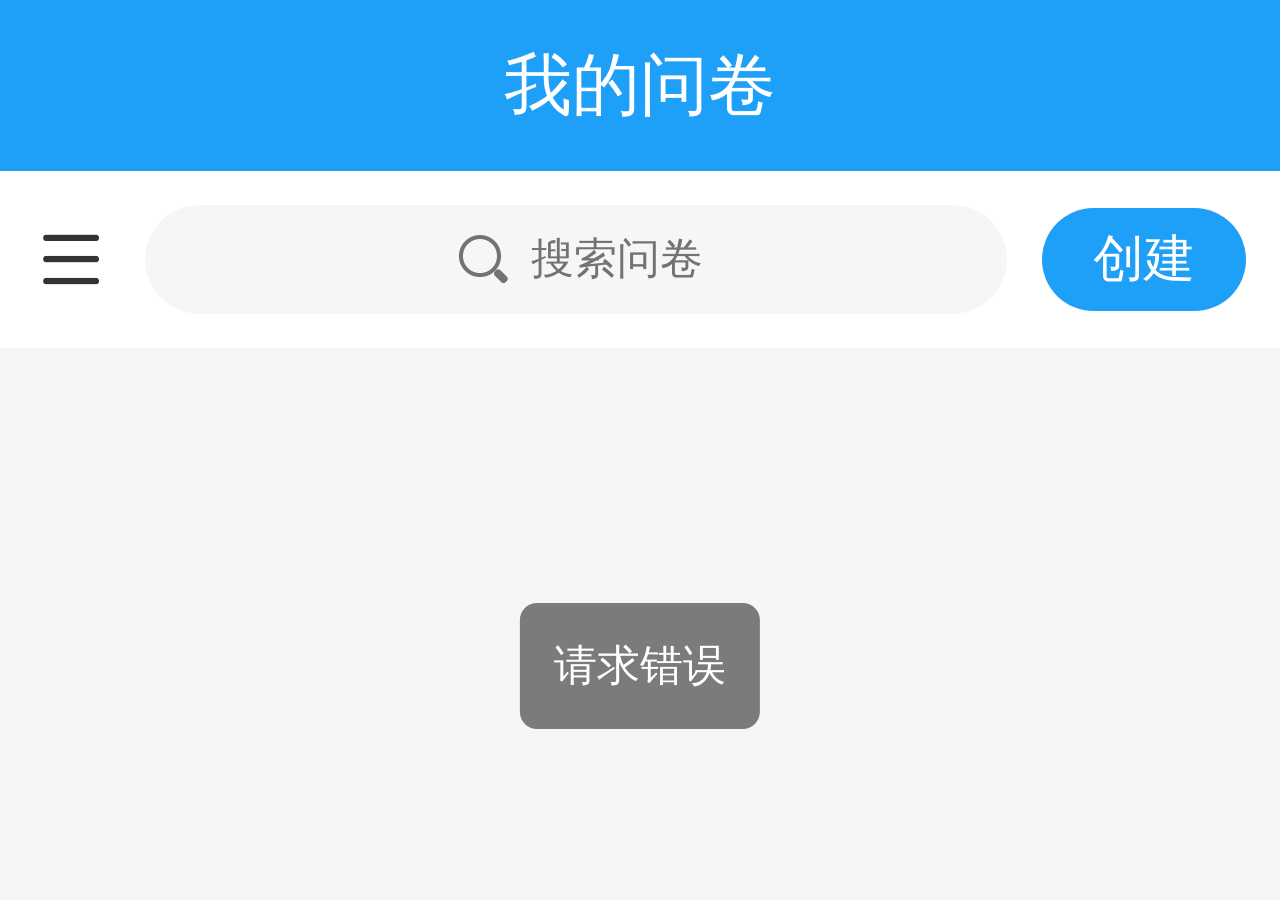
<file: index.html>
<!doctype html>
<html lang="en">
<head>
    <meta charset="UTF-8">
    <meta name="viewport" content="width=device-width, user-scalable=no, initial-scale=1.0, maximum-scale=1.0, minimum-scale=1.0">
    <meta http-equiv="X-UA-Compatible" content="ie=edge">
    <link rel="stylesheet" href="css/aui.css">
    <link rel="stylesheet" href="css/style.css">
    <script src="js/jquery-3.3.1.min.js"></script>
    <script src="js/init.js"></script>
    <title>Document</title>
</head>
<body>
<header>
    <div class="f1"></div>
    <div class="f8 center">我的问卷</div>
    <div class="f1"></div>
</header>
<section class="bg-gray">
    <div class="bg-white pad-2 flex">
        <i class="" onclick="isUserinfo($('.userinfo'))">&#xe608</i>
        <div class="f1 bg-gray border-radius-5 pad-1-2 mar-l-2 mar-r-2 center color-gray">
            <i class="vmid">&#xe645</i>
            <span class="font25">搜索问卷</span>
        </div>
        <a href="createType.html" class="bg-blue border-radius-5 color-white pad-1-3">创建</a>
    </div>
    <ul id="list" class="pad-2" >
        <!--<li class="bg-white pad-3 border-radius-1 mar-b-1 flex" onclick="showMask()">
            <div class="f1 border-r-gray">
                <p class="ellipsis">大学生消费情况调查问卷 </p>
                <span class="font25 color-gray">未发布</span>
            </div>
            <div class="center pad-l-2">
                <b class="color-blue">0</b>
                <p class="color-gray font25">问卷数量</p>
            </div>
        </li>-->

    </ul>
</section>

    <!--footmask-->
    <div id="editMask" class="mask-bot center" style="background:#f6f6f6;">
        <div>
            <p class="color-gray font2 pad-2 border-b-gray">大学生消费情况调查问卷(ID:77878115)</p>
            <ul class="flex flex-r-w flex-x-s pad-t-4 font25">
                <li onclick="editFun()" class="col-25 mar-b-4">
                    <i class="iconfont bg-white font5 pad-2 border-radius-1">&#xe60c</i>
                    <p class="pad-t-2">编辑</p>
                </li>
                <li onclick="publish()" class="col-25 mar-b-4">
                    <i class="iconfont bg-white font5 pad-2 border-radius-1">&#xe737</i>
                    <p class="pad-t-2">发布</p>
                </li>
                <li onclick="share()" class="col-25 mar-b-4">
                    <i class="iconfont bg-white font5 pad-2 border-radius-1">&#xe684</i>
                    <p class="pad-t-2">分享</p>
                </li>
                <li onclick="preview()" class="col-25 mar-b-4">
                    <i class="iconfont bg-white font5 pad-2 border-radius-1">&#xe856</i>
                    <p class="pad-t-2">结果</p>
                </li>
                <li class="col-25 mar-b-4">
                    <i class="iconfont bg-white font5 pad-2 border-radius-1">&#xe668</i>
                    <p class="pad-t-2">红包</p>
                </li>
                <li class="col-25 mar-b-4">
                    <i class="iconfont bg-white font5 pad-2 border-radius-1">&#xe66e</i>
                    <p class="pad-t-2">复制</p>
                </li>
                <li class="col-25 mar-b-4">
                    <i class="iconfont bg-white font5 pad-2 border-radius-1">&#xe667</i>
                    <p class="pad-t-2">删除</p>
                </li>
            </ul>
            <div class="bg-white pad-3 pad-2 center" onclick="closeMask()">关闭</div>
        </div>

    </div>

    <!--userbox-->
    <ul class="userinfo">
        <li>
            <i>&#xe670</i>
            <span>个人中心</span>
        </li>
        <li>
            <i>&#xe611</i>
            <span>互填问卷</span>
        </li>
        <li>
            <i>&#xe636</i>
            <span>回收站</span>
        </li>
        <li>
            <i>&#xe65b</i>
            <span>退出</span>
        </li>
    </ul>
<script>

    var pid, ispublish;
    function isUserinfo(e) {
        e.css('display') == 'block' ? e.hide() : e.show();
    }
    function showMask(id,isfabu) {
        $(".mask").show();
        $(".mask-bot").show();
        pid = id;
        ispublish = isfabu;
    }
    function closeMask() {
        $(".mask").hide();
        $(".mask-bot").hide();
    }
    
    function editFun() {
        location.href = 'questEdit.html?id='+pid;
    }
    // 发布
    function publish() {
        let data = {
            pid: pid
        };
        new AjaxRequest({
            url: hostUrl + 'publish',
            data: data,
            callback: function (res) {
                close();

                if(res.status == 1){

                    dialog('发布成功，是否立即分享?');

                }else{
                    toast(res.info);
                }
            }

        })
    }
    $(document).on('click', '.dia_cancel', function () {
        $(".mask").hide();
        $(".mask-box").hide();
    });
    $(document).on('click', '.dia_confirm', function () {
        $(".mask").hide();
        $(".mask-box").hide();
        location.href = 'share.html?pid='+pid;
    });

    function share() {
        $(".mask").hide();
        $(".mask-bot").hide();
        location.href = 'share.html?pid='+pid;
    }
    
    function preview() {
        close();
        if(ispublish ==0){  //未发布

            toast('此问卷还没有发布');
        }
        if(ispublish ==1){  //已发布
            location.href = 'preview.html?pid='+pid;
        }

    }

    function loadlist() {

        new AjaxRequest({
            url: hostUrl + 'project/list',
            callback: function (res) {

                if(res.status == 1){
                    let list = res.data;
                    if(list)
                        loadItem(list,$("#list"));
                }
            }

        })
    }
    function loadItem(data,parent) {
        let list = '';
        for (let i=0; i<data.length; i++){
            list += '<li class="bg-white pad-3 border-radius-1 mar-b-1 flex" onclick="showMask('+data[i].id+','+data[i].publish+')" ><div class="f1 border-r-gray"><p class="ellipsis">'+(data[i].title?data[i].title:'标题')+'</p><span class="font25 color-gray">'+(data[i].publish==0?'未发布':data[i].publish==1?'已发布':'')+'</span></div><div class="center pad-l-2"><b class="color-blue">'+(data[i].counts?data[i].counts:0)+'</b><p class="color-gray font25">问卷数量</p></div></li>';
        }
        parent.html(list);
    }

    $(function () {
        loadlist();
    })
</script>
</body>
</html>
</file>
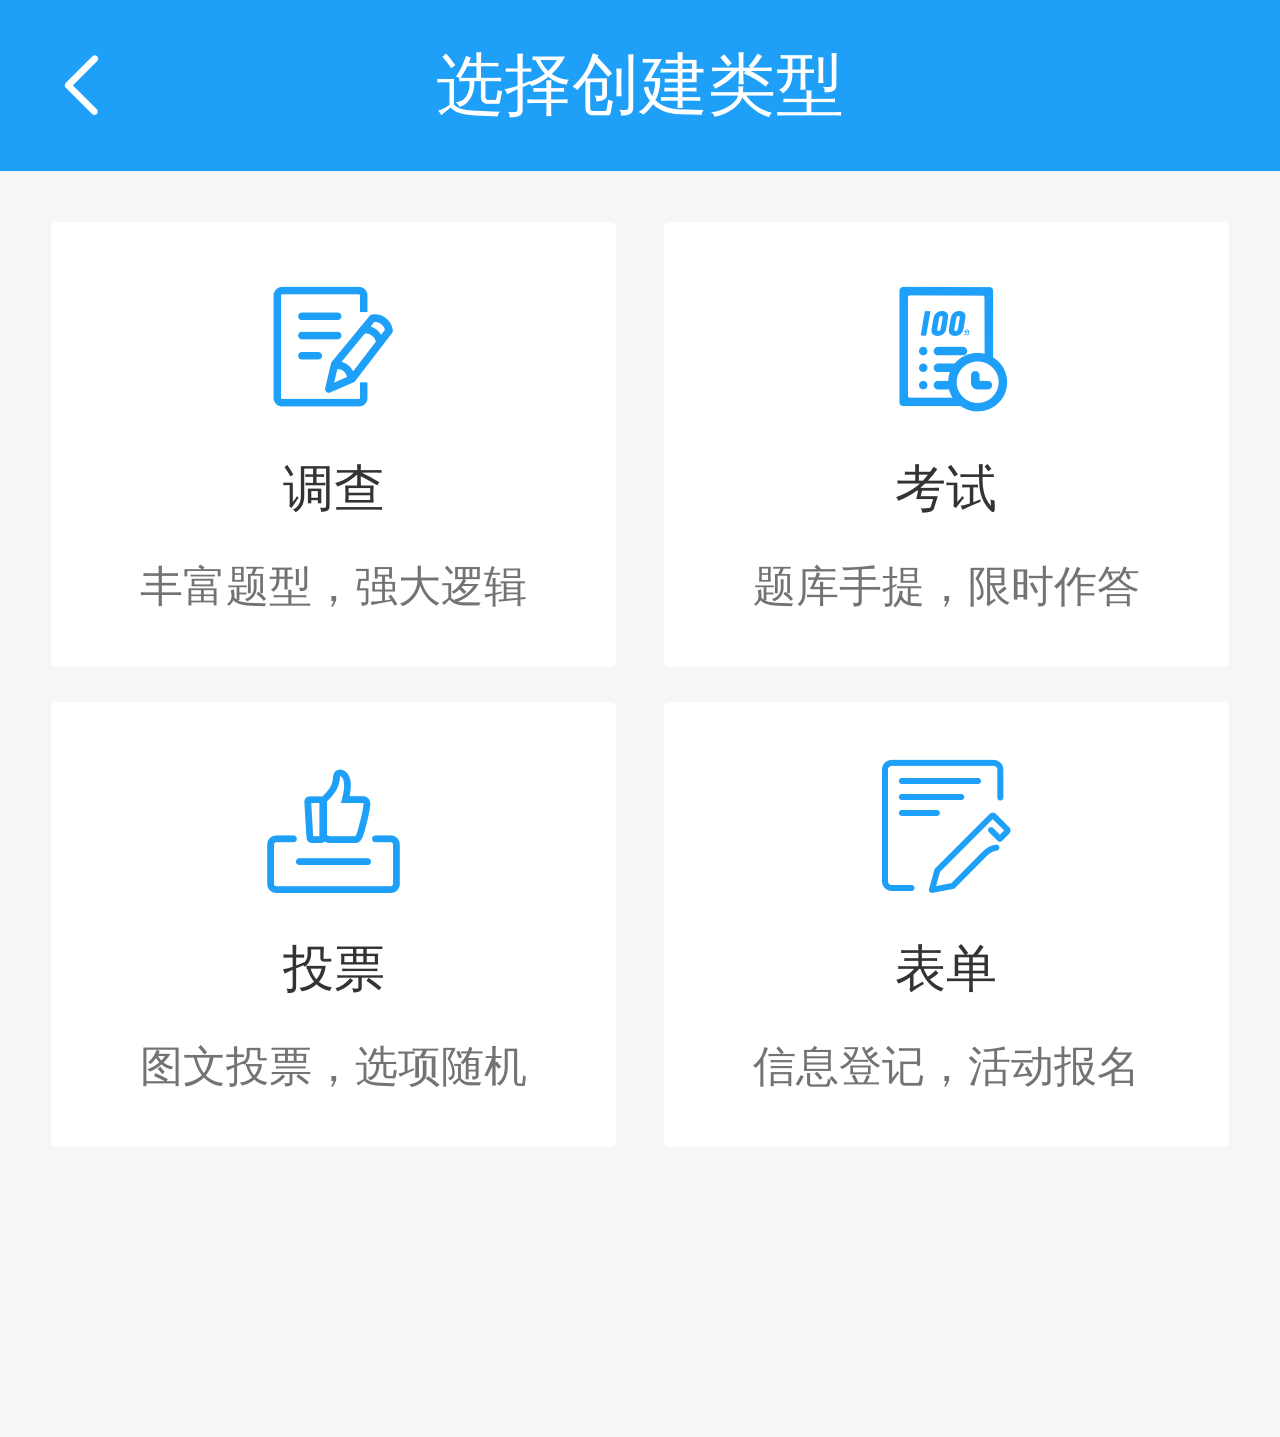
<file: createType.html>
<!doctype html>
<html lang="en">
<head>
    <meta charset="UTF-8">
    <meta name="viewport" content="width=device-width, user-scalable=no, initial-scale=1.0, maximum-scale=1.0, minimum-scale=1.0">
    <meta http-equiv="X-UA-Compatible" content="ie=edge">
    <link rel="stylesheet" href="css/aui.css">
    <script src="js/jquery-3.3.1.min.js"></script>
    <script src="js/init.js"></script>
    <title>Document</title>
</head>
<body>
<header>
    <a href="index.html" class="f1 iconfont color-white">&#xe675</a>
    <div class="f8 center">选择创建类型</div>
    <div class="f1"></div>
</header>
<section class="bg-gray">

    <ul class="pad-3 flex flex-r-w space-btw center">
        <a href="questList.html" class="bg-white pad-3 border-radius-1 mar-b-2 col-48">
            <i class="font8 color-blue">&#xe646</i>
            <p class="pad-t-b-2">调查</p>
            <p class="color-gray font25">丰富题型，强大逻辑</p>
        </a>
        <li class="bg-white pad-3 border-radius-1 mar-b-2 col-48">
            <i class="font8 color-blue">&#xe660</i>
            <p class="pad-t-b-2">考试</p>
            <p class="color-gray font25">题库手提，限时作答</p>
        </li>
        <li class="bg-white pad-3 border-radius-1 mar-b-2 col-48">
            <i class="font8 color-blue">&#xe661</i>
            <p class="pad-t-b-2">投票</p>
            <p class="color-gray font25">图文投票，选项随机</p>
        </li>
        <li class="bg-white pad-3 border-radius-1 mar-b-2 col-48">
            <i class="font8 color-blue">&#xe6d5</i>
            <p class="pad-t-b-2">表单</p>
            <p class="color-gray font25">信息登记，活动报名</p>
        </li>
    </ul>
</section>
</body>
</html>
</file>
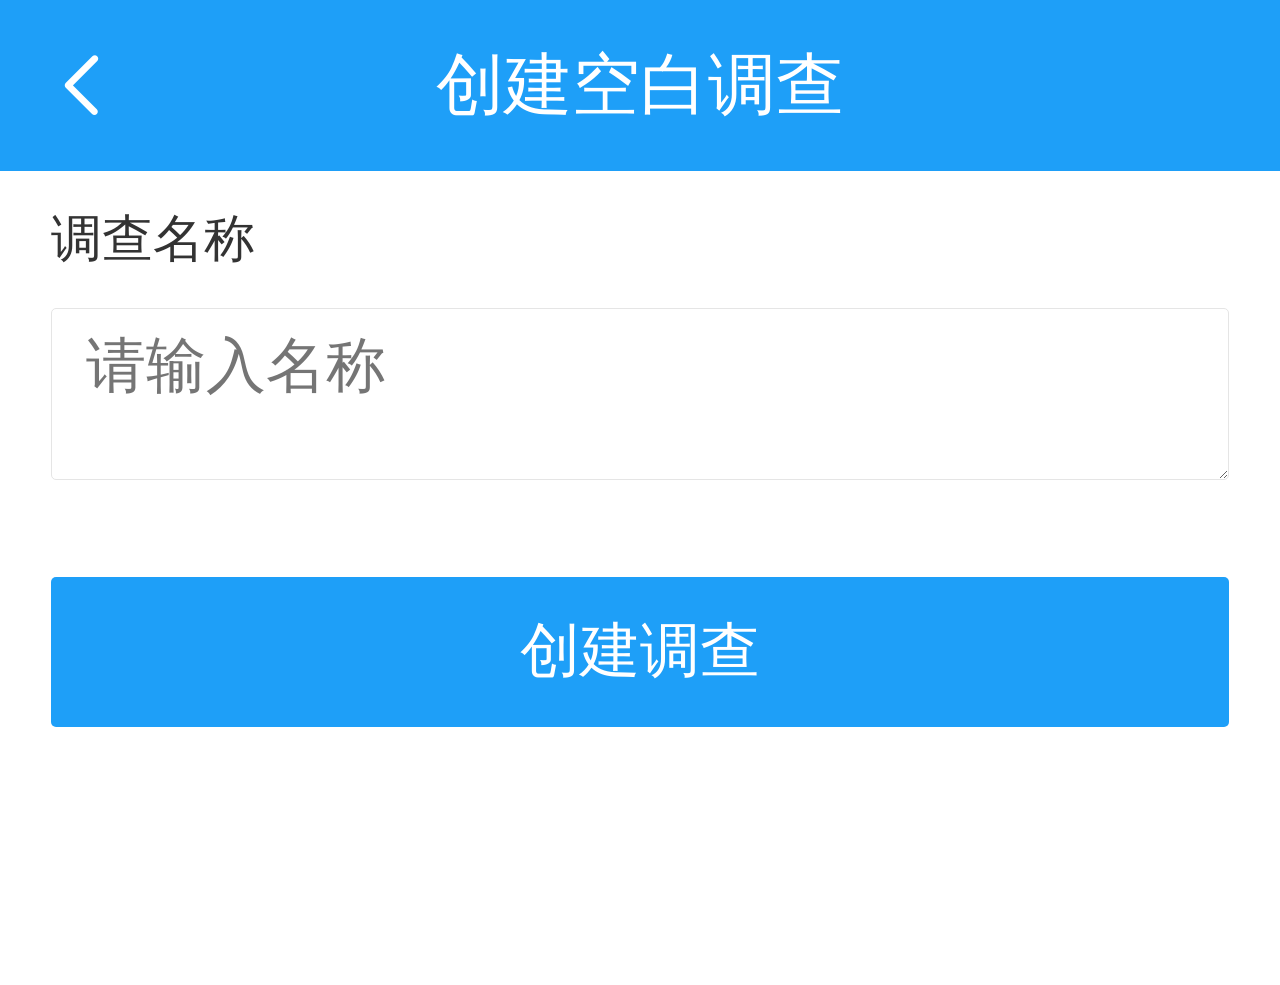
<file: creatTopic.html>
<!doctype html>
<html lang="en">
<head>
    <meta charset="UTF-8">
    <meta name="viewport" content="width=device-width, user-scalable=no, initial-scale=1.0, maximum-scale=1.0, minimum-scale=1.0">
    <meta http-equiv="X-UA-Compatible" content="ie=edge">
    <link rel="stylesheet" href="css/aui.css">
    <script src="js/jquery-3.3.1.min.js"></script>
    <script src="js/init.js"></script>
    <title>Document</title>
</head>
<body>
<header>
    <a href="questList.html" class="f1 color-white iconfont">&#xe675</a>
    <div class="f8 center">创建空白调查</div>
    <div class="f1"></div>
</header>
<section class="">

    <div class="bg-white pad-2-3">
        <p class="pad-b-2">调查名称</p>
        <textarea id="title" class="col-10 border-gray border-radius-1 pad-1-2 font35" name="" cols="30" rows="2" placeholder="请输入名称"></textarea>
    </div>


    <div class="bg-blue center color-white border-radius-1 pad-2 font35 mar-3" onclick="create()">创建调查</div>
</section>
<script>

    function create() {
        var data = {};
        let title = $("#title").val();
        if(title == '' ){
            toast('请填写调查名称');
            return;
        }
        data.title = title;
        new AjaxRequest({
            url: hostUrl + 'addproject',
            data: data,
            callback: function (res) {
                toast(res.info);
                if(res.status == 1){
                    let pid = res.data.pid;
                    setTimeout(function () {
                        location.href = 'questEdit.html?pid='+pid;
                    },1000)

                }
            }

        })
    }
</script>
</body>
</html>
</file>
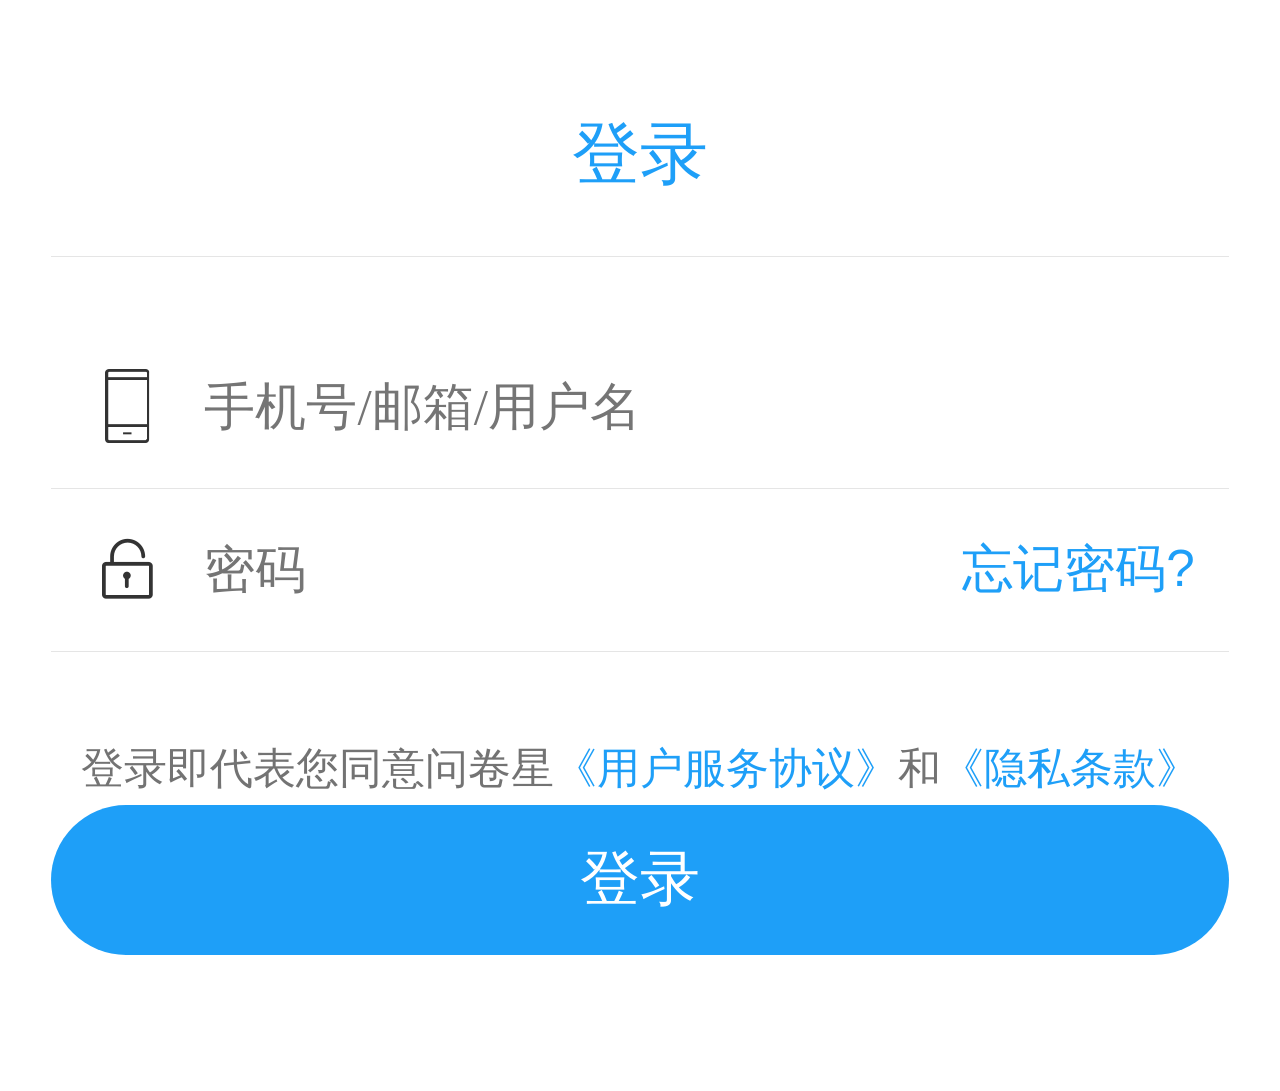
<file: login.html>
<!doctype html>
<html lang="en">
<head>
    <meta charset="UTF-8">
    <meta name="viewport" content="width=device-width, user-scalable=no, initial-scale=1.0, maximum-scale=1.0, minimum-scale=1.0">
    <meta http-equiv="X-UA-Compatible" content="ie=edge">
    <link rel="stylesheet" href="css/aui.css">
    <script src="js/jquery-3.3.1.min.js"></script>
    <script src="js/init.js"></script>
    <title>Document</title>
</head>
<body class="flex">
<div class="col-10 pad-3">
    <ul class="center line-h-3 font4">
        <li class="border-b-gray color-blue">登录</li>
        <!--<li>注册</li>-->
    </ul>
    <div >
        <!--login-->
        <ul class="pad-t-4 pad-b-4">
            <li class="flex pad-2 border-b-gray">
                <i class="font5">&#xe615</i>
                <input id="account" class="f1 pad-l-2" type="text" placeholder="手机号/邮箱/用户名">
            </li>
            <li class="flex pad-2 border-b-gray">
                <i class="font5">&#xe621</i>
                <input id="password" class="f1 pad-l-2" type="password" placeholder="密码">
                <span class="color-blue">忘记密码?</span>
            </li>
            <!--<li class="flex pad-2 border-b-gray">
                <img src="" alt="">
                <input type="text" placeholder="图形验证码">
                <img src="" alt="图片验证码">
            </li>-->
        </ul>

        <!--register-->

    </div>

    <p class="block border-radius-5 bg-blue pad-2 color-white center font35 mar-t-5 mar-b-5" onclick="login()">登录</p>

    <div class="color-gray ab col-10 center l-b-0 pad-3 mar-b-3 font25">
        <p>登录即代表您同意问卷星<span class="color-blue">《用户服务协议》</span>和<span class="color-blue">《隐私条款》</span></p>
    </div>
</div>
<script>
    function login() {
        let account = $("#account").val();
        let password = $("#password").val();
        if(!account || !password){
            toast('请填写完整信息');
            return;
        }
        let data = {
            account: account,
            password: password,
        };
        $.ajax({
            url: hostUrl + 'login',
            data: data,
            type: 'post',
            dataType: 'json',
            success: function (res) {
                toast(res.info);
                if(res.status == 1){
                    localStorage.user_id = res.data.user_id;
                    localStorage.token = res.data.token;
                    setTimeout(function () {
                        location.href = 'index.html';
                    },1000)
                }
            }
        })
    }
</script>
</body>
</html>
</file>
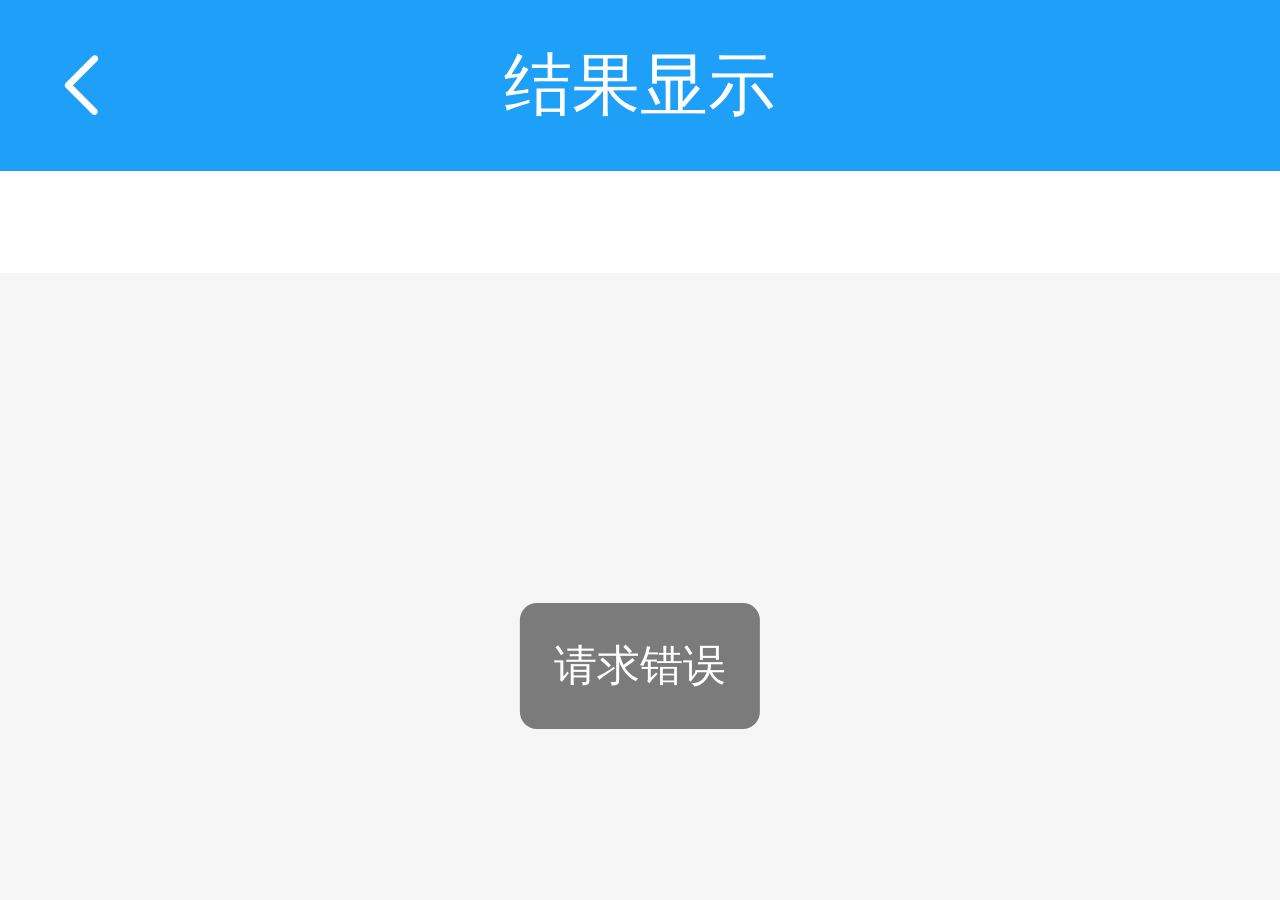
<file: preview.html>
<!doctype html>
<html lang="en">
<head>
    <meta charset="UTF-8">
    <meta name="viewport" content="width=device-width, user-scalable=no, initial-scale=1.0, maximum-scale=1.0, minimum-scale=1.0">
    <meta http-equiv="X-UA-Compatible" content="ie=edge">
    <link rel="stylesheet" href="css/aui.css">
    <link rel="stylesheet" href="css/style.css">
    <script src="js/jquery-3.3.1.min.js"></script>
    <script src="js/init.js"></script>
    <title>Document</title>

</head>
<body>
<header>
    <a href="index.html" class="f1 iconfont color-white">&#xe675</a>
    <div class="f8 center">结果显示</div>
    <div class="f1"></div>
</header>
<section class="bg-gray">
    <div class="bg-white mar-b-2 pad-3">
        <p id="title" class="bold font35"></p>
        <!--<p class="color-gray font25 pad-t-2">添加问卷说明</p>-->
    </div>
    <ul id="list">
        <!--item-->
        <!--<li class="bg-white mar-b-2">
            <div class="pad-3 line-h-2">
                <p>1.您的性别</p>
                <ul>
                    <li>
                        <input type="radio">男
                    </li>
                    <li>
                        <input type="radio">女
                    </li>
                </ul>
            </div>
            <ul class="bg-gray-l color-gray center font2 pad-2 border-t-gray hidden none">
                <li class="fl col-2">
                    <i class="iconfont font4 ">&#xe639</i>
                    <p class="pad-t-1">编辑</p>
                </li>
                <li class="fl col-2">
                    <i class="iconfont font4">&#xe66e</i>
                    <p class="pad-t-1">复制</p>
                </li>
                <li class="fl col-2">
                    <i class="iconfont font4">&#xe633</i>
                    <p class="pad-t-1">上移</p>
                </li>
                <li class="fl col-2">
                    <i class="iconfont font4">&#xe631</i>
                    <p class="pad-t-1">下移</p>
                </li>
                <li class="fl col-2">
                    <i class="iconfont font4">&#xe667</i>
                    <p class="pad-t-1">删除</p>
                </li>
            </ul>
        </li>-->
    </ul>


</section>

<script>
    var pid = location.search.substr(1).split('=')[1];
    var datalist;

    $(function () {
        var data = {
            pid: pid
        };
        new AjaxRequest({
            url: hostUrl + 'project/index',
            data: data,
            callback: function (res) {
                if(res.status == 1){
                    $("#title").text(res.data.project.title);
                    datalist = res.data.subject;
                    addlist(datalist,$("#list"));
                    $("#list input").attr('disabled','disabled');
                }

            }
        });

    });

    function addlist(data,parent) {
        let list = '';
        if(data){
            for (let i=0; i<data.length; i++){
                list += '<li class="bg-white mar-b-2" data-id="'+data[i].id+'"><div class="pad-3 line-h-2"><p>'+(i+1)+data[i].content.title+'</p><ul>';
                for (let j=0; j<data[i].content.subject.length; j++){
                    list += '<li><input type="radio" >'+data[i].content.subject[j].content+'</li>';
                }
                list += '</ul></div></li>';
            }
            parent.html(list);
        }

    }

    
</script>
</body>
</html>
</file>
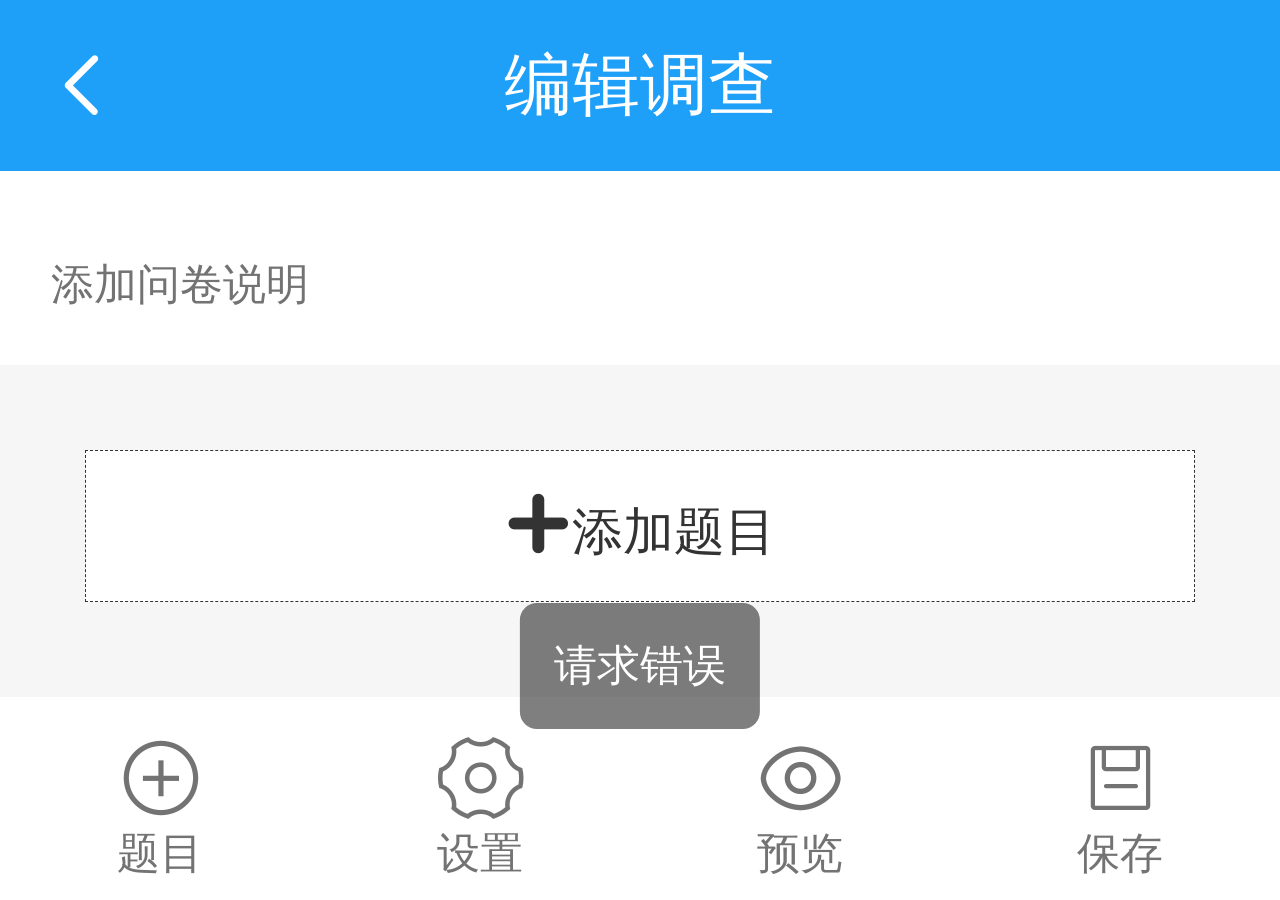
<file: questEdit.html>
<!doctype html>
<html lang="en">
<head>
    <meta charset="UTF-8">
    <meta name="viewport" content="width=device-width, user-scalable=no, initial-scale=1.0, maximum-scale=1.0, minimum-scale=1.0">
    <meta http-equiv="X-UA-Compatible" content="ie=edge">
    <link rel="stylesheet" href="css/aui.css">
    <link rel="stylesheet" href="css/style.css">
    <script src="js/jquery-3.3.1.min.js"></script>
    <script src="js/init.js"></script>
    <title>Document</title>

</head>
<body>
<header>
    <a href="javascript:history.go(-1)" class="f1 iconfont color-white">&#xe675</a>
    <div class="f8 center">编辑调查</div>
    <div class="f1"></div>
</header>
<section class="bg-gray">
    <div class="bg-white mar-b-2 pad-3">
        <p id="title" class="bold font35"></p>
        <p class="color-gray font25 pad-t-2">添加问卷说明</p>
    </div>
    <ul id="list">
        <!--item-->
        <!--<li class="bg-white mar-b-2">
            <div class="pad-3 line-h-2">
                <p>1.您的性别</p>
                <ul>
                    <li>
                        <input type="radio">男
                    </li>
                    <li>
                        <input type="radio">女
                    </li>
                </ul>
            </div>
            <ul class="bg-gray-l color-gray center font2 pad-2 border-t-gray hidden none">
                <li class="fl col-2">
                    <i class="iconfont font4 ">&#xe639</i>
                    <p class="pad-t-1">编辑</p>
                </li>
                <li class="fl col-2">
                    <i class="iconfont font4">&#xe66e</i>
                    <p class="pad-t-1">复制</p>
                </li>
                <li class="fl col-2">
                    <i class="iconfont font4">&#xe633</i>
                    <p class="pad-t-1">上移</p>
                </li>
                <li class="fl col-2">
                    <i class="iconfont font4">&#xe631</i>
                    <p class="pad-t-1">下移</p>
                </li>
                <li class="fl col-2">
                    <i class="iconfont font4">&#xe667</i>
                    <p class="pad-t-1">删除</p>
                </li>
            </ul>
        </li>-->
    </ul>

    <div class="mar-5 bg-white pad-2 center border-dashed" onclick="quest_class_select()">
        <i>&#xe721</i>添加题目
    </div>

</section>

<ul class="fix l-b-0 bg-white flex center font25 color-gray pad-t-2 pad-b-1">
    <li class="f1" onclick="quest_class_select()">
        <i class=" font5">&#xe613</i>
        <p>题目</p>
    </li>
    <li class="f1">
        <i class=" font5">&#xe626</i>
        <p>设置</p>
    </li>
    <li class="f1">
        <i class=" font5">&#xe649</i>
        <p>预览</p>
    </li>
    <li class="f1">
        <i class=" font5">&#xe936</i>
        <p>保存</p>
    </li>
</ul>

<!--题目-->
<div class="quest_class fix bg-gray pad-l-r-3  ">
    <p class="color-gray font2 line-h-2 pad-t-2">添加基础题型</p>
    <ul id="typelist" class="questType bg-white border-radius-1 pad-1 center color-gray font25 flex flex-r-w">
        <!--<li >
            <i >&#xe647</i>
            <p class="pad-t-1">滑动条</p>
        </li>-->
    </ul>

    <p class="color-gray font2 line-h-2 pad-t-2">添加题目模板</p>
    <ul class="questType bg-white border-radius-1 pad-1 center color-gray font25 flex flex-r-w">
        <li >
            <i >&#xe71f</i>
            <p class="pad-t-1">姓名</p>
        </li>
        <li >
            <i >&#xe692</i>
            <p class="pad-t-1">性别</p>
        </li>
        <li >
            <i >&#xe692</i>
            <p class="pad-t-1">手机</p>
        </li>
        <li >
            <i >&#xe692</i>
            <p class="pad-t-1">日期</p>
        </li>
        <li >
            <i >&#xe692</i>
            <p class="pad-t-1">地区</p>
        </li>
        <li >
            <i >&#xe692</i>
            <p class="pad-t-1">地图</p>
        </li>
    </ul>


    <p class="color-gray font2 line-h-2 pad-t-2">批量添加题目</p>
    <ul class="questType bg-white border-radius-1 pad-1 center color-gray font25 flex flex-r-w">
        <li >
            <i >&#xe71f</i>
            <p class="pad-t-1">题库选题</p>
        </li>
        <li >
            <i >&#xe692</i>
            <p class="pad-t-1">文本导入</p>
        </li>
        <li >
            <i >&#xe692</i>
            <p class="pad-t-1">图片添加</p>
        </li>
    </ul>


</div>
<script>
    var itemid, pid = location.search.substr(1).split('=')[1];
    var datalist;
    var typelist = [{icon: '&#xe71f', text: '单选题', type:1},{icon: '&#xe692', text: '多选题', type:2}];
    function loadType(typelist,parent) {
        let list = '';
        for (let i=0; i<typelist.length; i++){
            list += '<a href="typeRadio.html?type='+typelist[i].type+'&pid='+pid+'" ><i >'+typelist[i].icon+'</i><p class="pad-t-1">'+typelist[i].text+'</p></a>';
        }
        parent.html(list);
    }

    $(function () {
        var data = {
            pid: pid
        };
        new AjaxRequest({
            url: hostUrl + 'project/index',
            data: data,
            callback: function (res) {
                if(res.status == 1){
                    $("#title").text(res.data.project.title);
                    datalist = res.data.subject;
                    addlist(datalist,$("#list"));
                    $("#list input").attr('disabled','disabled');
                }

            }
        });
        loadType(typelist,$("#typelist"));

    });

    $(document).on('click','#list >li', function () {
        $("#list >li").children("#editbox").remove();
        showEdit($(this));
        itemid = $(this).attr('data-id');

    });
    
    function addlist(data,parent) {
        let list = '';
        if(data){
            for (let i=0; i<data.length; i++){
                list += '<li class="bg-white mar-b-2" data-id="'+data[i].id+'"><div class="pad-3 line-h-2"><p>'+(i+1)+data[i].content.title+'</p><ul>';
                for (let j=0; j<data[i].content.subject.length; j++){
                    list += '<li><input type="radio" >'+data[i].content.subject[j].content+'</li>';
                }
                list += '</ul></div></li>';
            }
            parent.html(list);
        }

    }

    function showEdit(parent) {
        let content = '<ul id="editbox" class="bg-gray-l color-gray center font2 pad-2 border-t-gray hidden"><li class="fl col-2" onclick="editFun(itemid)"><i class="iconfont font4 ">&#xe639</i><p class="pad-t-1">编辑</p></li><li class="fl col-2"><i class="iconfont font4">&#xe66e</i><p class="pad-t-1">复制</p></li><li class="fl col-2"><i class="iconfont font4">&#xe633</i><p class="pad-t-1">上移</p></li><li class="fl col-2"><i class="iconfont font4">&#xe631</i><p class="pad-t-1">下移</p></li><li class="fl col-2"><i class="iconfont font4">&#xe667</i><p class="pad-t-1">删除</p></li></ul>';
        parent.append(content)

    }
    function editFun(itemid) {
        
    }

    function quest_class_select() {
        $(".quest_class").animate({top: "1rem"})
    }
    
</script>
</body>
</html>
</file>
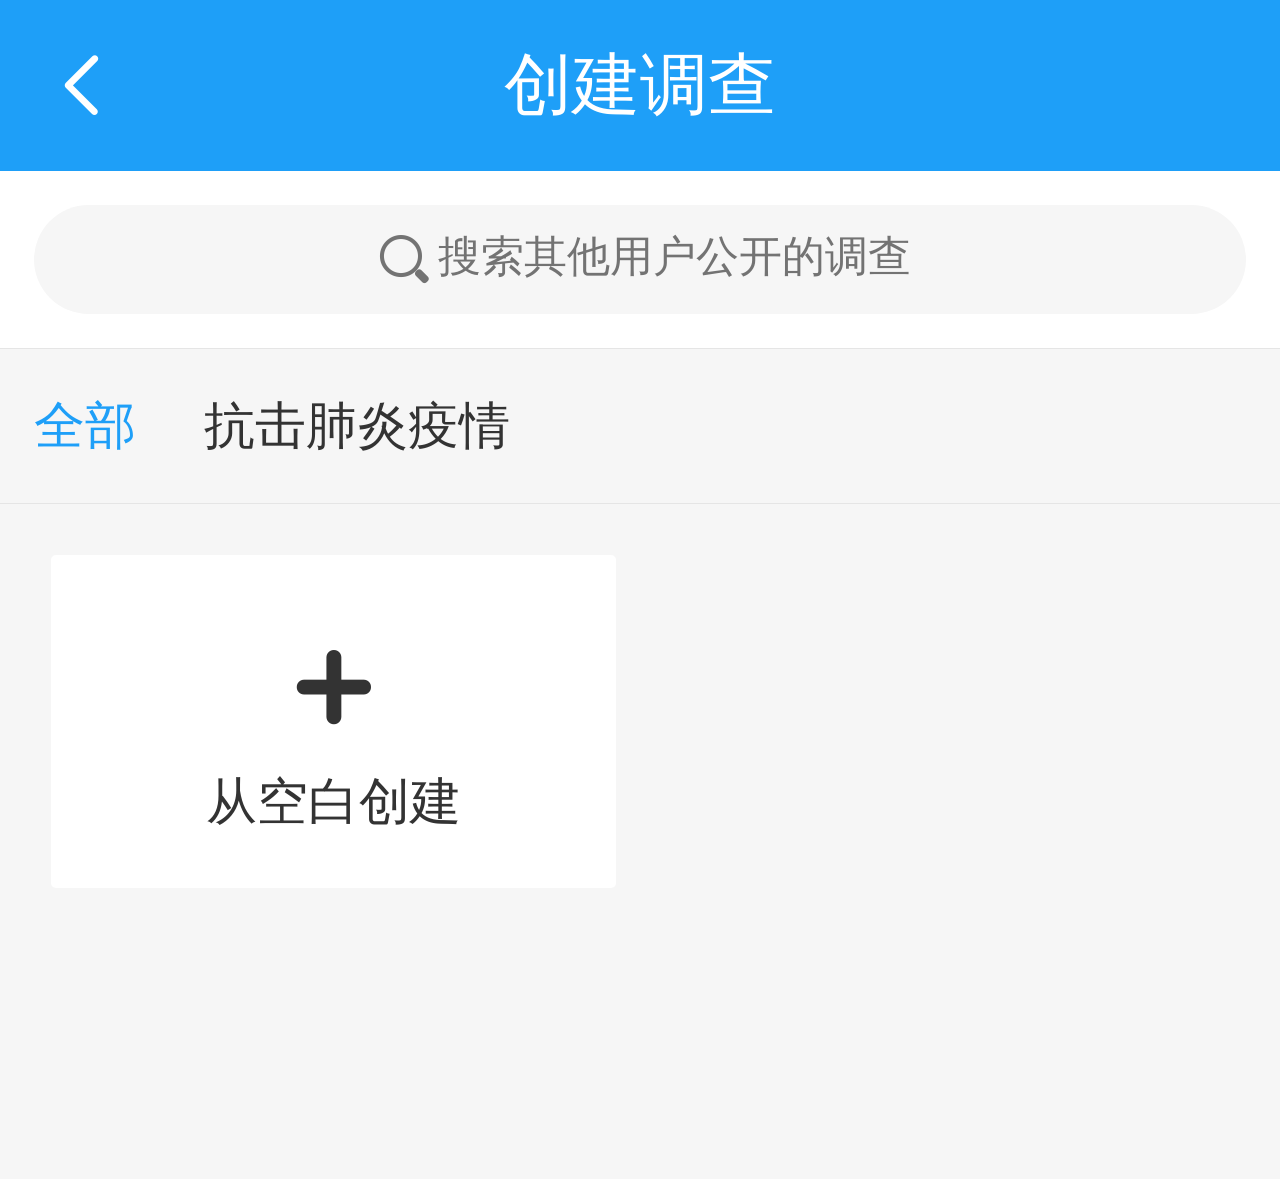
<file: questList.html>
<!doctype html>
<html lang="en">
<head>
    <meta charset="UTF-8">
    <meta name="viewport" content="width=device-width, user-scalable=no, initial-scale=1.0, maximum-scale=1.0, minimum-scale=1.0">
    <meta http-equiv="X-UA-Compatible" content="ie=edge">
    <link rel="stylesheet" href="css/aui.css">
    <link rel="stylesheet" href="css/style.css">
    <script src="js/jquery-3.3.1.min.js"></script>
    <script src="js/init.js"></script>
    <title>Document</title>
</head>
<body>
<header>
    <a href="createType.html" class="f1 iconfont color-white">&#xe675</a>
    <div class="f8 center">创建调查</div>
    <div class="f1"></div>
</header>
<section class="bg-gray">
    <div class="search bg-white pad-2 border-b-gray color-gray ">
        <p class="bg-gray pad-1-3 center border-radius-5 pad-l-2 font25 " ><i class="vmid">&#xe645</i>搜索其他用户公开的调查</p>
        <div class="hidden none">
            <p class="col-9 fl pad-1-3 bg-gray border-radius-5 flex"><i>&#xe645</i><input class="f1 font25 pad-l-1" type="text" placeholder="搜索问卷调查模板"></p>
            <span class="cancel fr pad-t-1" >取消</span>
        </div>
    </div>
    <ul class="flex flex-x-s border-b-gray line-h-3 scroll-x">
        <li class="pad-l-r-2 flex-shrink color-blue">全部</li>
        <li class="pad-l-r-2 flex-shrink">抗击肺炎疫情</li>

    </ul>
    <ul class="pad-3 flex flex-r-w flex-stretch space-btw center">
        <a href="creatTopic.html" class="col-48 bg-white border-radius-1 pad-3 mar-b-2">
            <i class="font5 block mar-t-b-2">&#xe721</i>
            <p>从空白创建</p>
        </a>
        <!--item-->
        <!--<li class="col-48 bg-white border-radius-1 pad-3 mar-b-2">
            <div class="flex flex-y-s">
                <i class="color-blue">&#xe6a0</i>
                <p class="pad-l-1 left ellipsis2">企业员工满意度调查</p>
            </div>
            <p class="color-gray pad-t-2 font25">共10题</p>
        </li>-->

    </ul>
</section>

<script>
    $(".search >p").click(function () {
        $(this).hide();
        $(".search >div").show();
    })

    $(".search .cancel").click(function () {
        $(".search >p").show();
        $(".search >div").hide();
    })
</script>
</body>
</html>
</file>
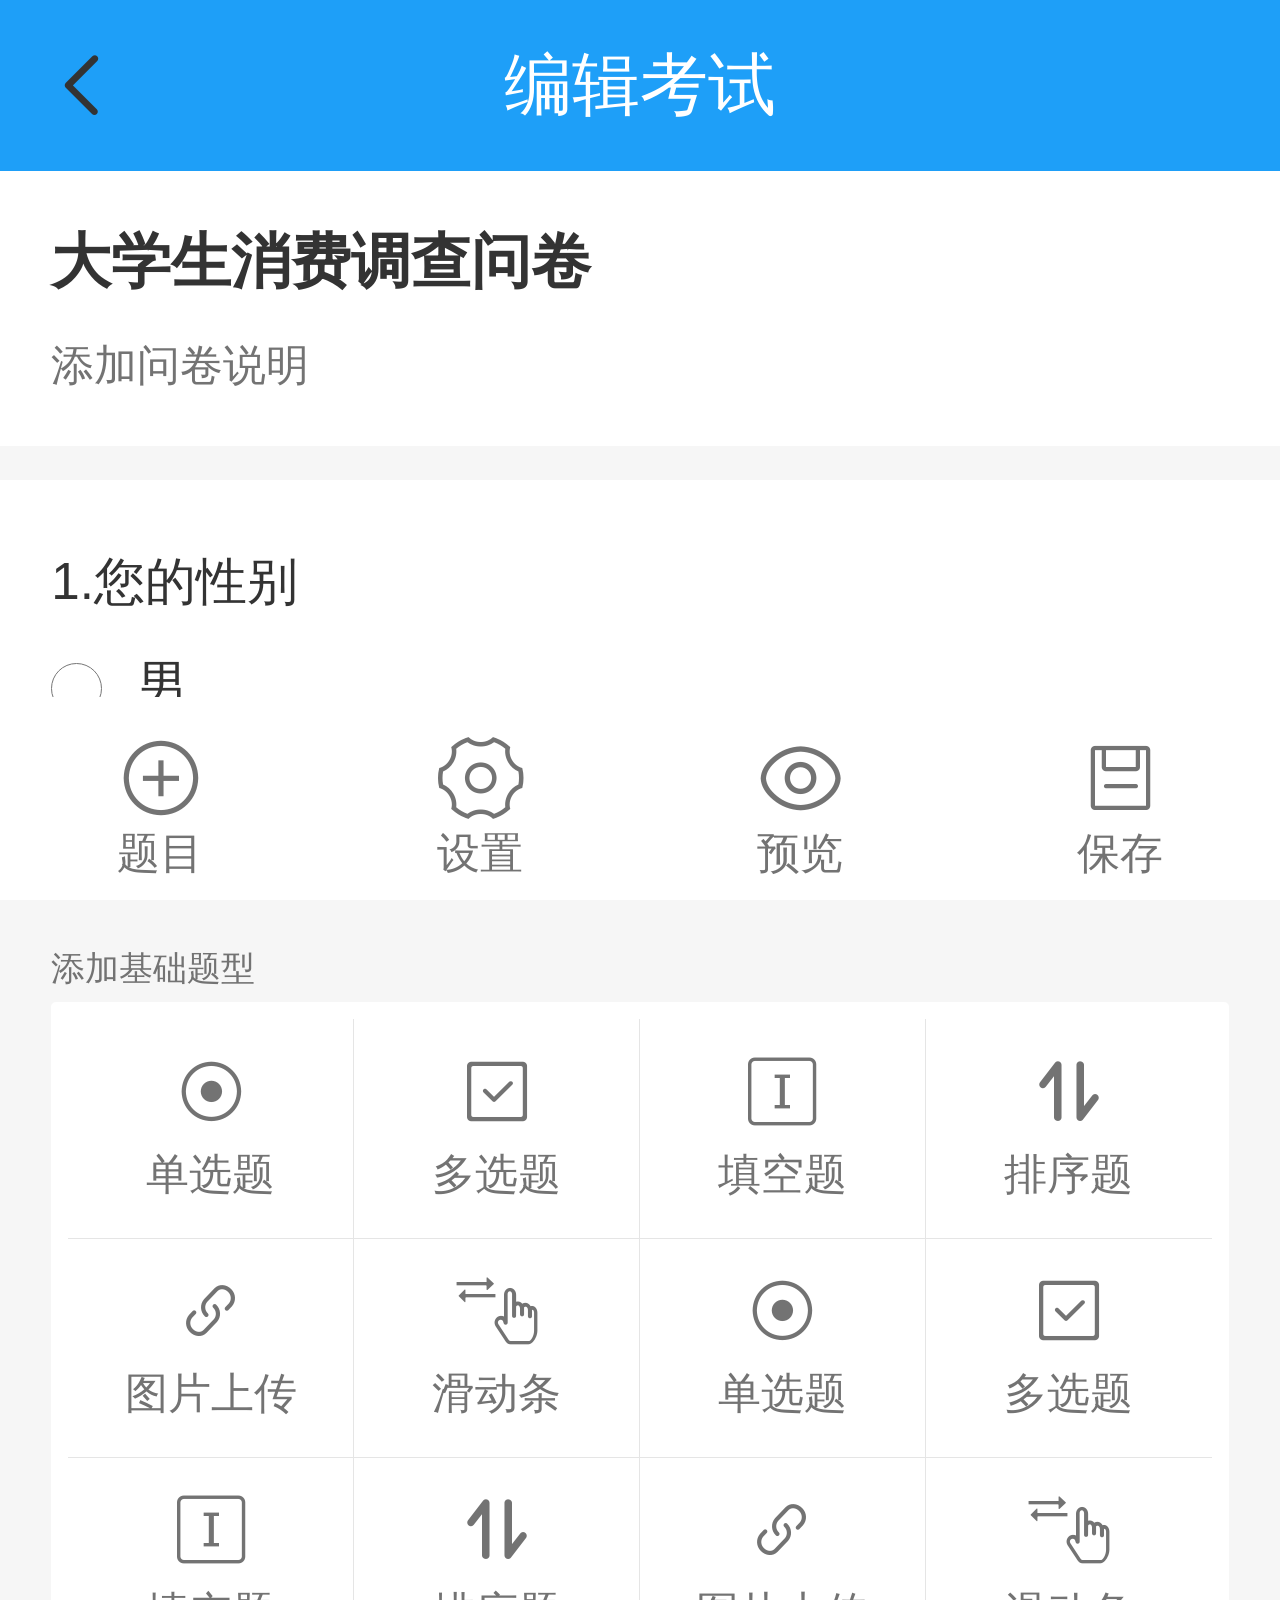
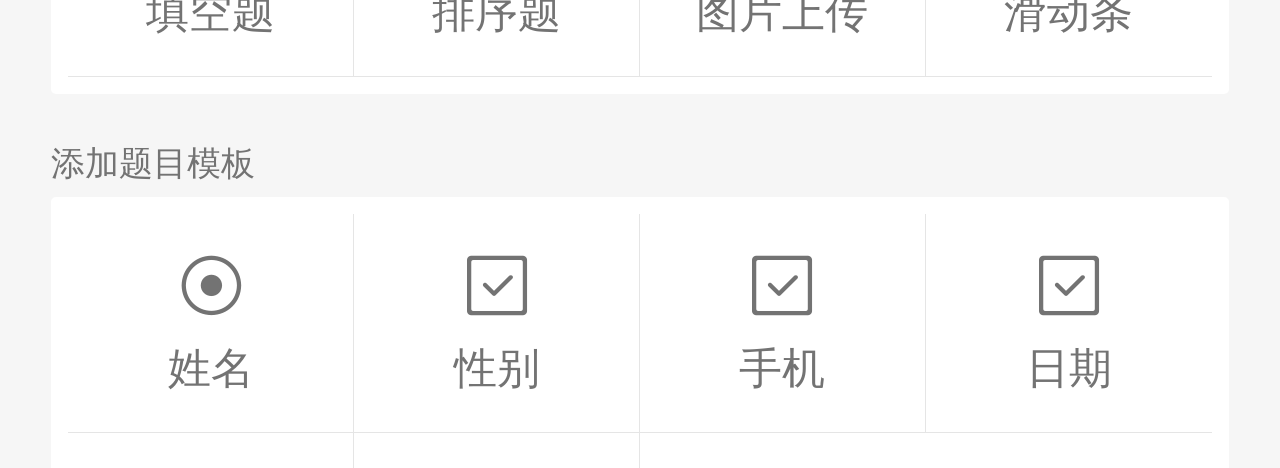
<file: questPage.html>
<!doctype html>
<html lang="en">
<head>
    <meta charset="UTF-8">
    <meta name="viewport" content="width=device-width, user-scalable=no, initial-scale=1.0, maximum-scale=1.0, minimum-scale=1.0">
    <meta http-equiv="X-UA-Compatible" content="ie=edge">
    <link rel="stylesheet" href="css/aui.css">
    <link rel="stylesheet" href="css/style.css">
    <script src="js/jquery-3.3.1.min.js"></script>
    <script src="js/init.js"></script>
    <title>Document</title>
</head>
<body>
<header>
    <a href="" class="f1 iconfont">&#xe675</a>
    <div class="f8 center">编辑考试</div>
    <div class="f1"></div>
</header>
<section class="bg-gray">
    <div class="bg-white mar-b-2 pad-3">
        <p class="bold font35">大学生消费调查问卷</p>
        <p class="color-gray font25 pad-t-2">添加问卷说明</p>
    </div>
    <ul class="">

        <!--item-->
        <li class="bg-white mar-b-2">
            <div class="pad-3 line-h-2">
                <p>1.您的性别</p>
                <ul>
                    <li>
                        <input type="radio">男
                    </li>
                    <li>
                        <input type="radio">女
                    </li>
                </ul>
            </div>
            <ul class="bg-gray-l color-gray center font2 pad-2 border-t-gray hidden none">
                <li class="fl col-2">
                    <i class="iconfont font4 ">&#xe639</i>
                    <p class="pad-t-1">编辑</p>
                </li>
                <li class="fl col-2">
                    <i class="iconfont font4">&#xe66e</i>
                    <p class="pad-t-1">复制</p>
                </li>
                <li class="fl col-2">
                    <i class="iconfont font4">&#xe633</i>
                    <p class="pad-t-1">上移</p>
                </li>
                <li class="fl col-2">
                    <i class="iconfont font4">&#xe631</i>
                    <p class="pad-t-1">下移</p>
                </li>
                <li class="fl col-2">
                    <i class="iconfont font4">&#xe667</i>
                    <p class="pad-t-1">删除</p>
                </li>
            </ul>
        </li>


        <li class="bg-white mar-b-2">
            <div class="pad-3 line-h-2">
                <p>1.您的性别</p>
                <ul>
                    <li>
                        <input type="radio">男
                    </li>
                    <li>
                        <input type="radio">女
                    </li>
                </ul>
            </div>
            <ul class="bg-gray-l color-gray center font2 pad-2 border-t-gray hidden ">
                <li class="fl col-2">
                    <i class="iconfont font4 ">&#xe639</i>
                    <p class="pad-t-1">编辑</p>
                </li>
                <li class="fl col-2">
                    <i class="iconfont font4">&#xe66e</i>
                    <p class="pad-t-1">复制</p>
                </li>
                <li class="fl col-2">
                    <i class="iconfont font4">&#xe633</i>
                    <p class="pad-t-1">上移</p>
                </li>
                <li class="fl col-2">
                    <i class="iconfont font4">&#xe631</i>
                    <p class="pad-t-1">下移</p>
                </li>
                <li class="fl col-2">
                    <i class="iconfont font4">&#xe667</i>
                    <p class="pad-t-1">删除</p>
                </li>
            </ul>
        </li>
    </ul>

    <div class="mar-5 bg-white pad-2 center border-dashed">
        <i>&#xe721</i>添加题目
    </div>
</section>

<ul class="fix l-b-0 bg-white flex center font25 color-gray pad-t-2 pad-b-1">
    <li class="f1" onclick="quest_class_select()">
        <i class=" font5">&#xe613</i>
        <p>题目</p>
    </li>
    <li class="f1">
        <i class=" font5">&#xe626</i>
        <p>设置</p>
    </li>
    <li class="f1">
        <i class=" font5">&#xe649</i>
        <p>预览</p>
    </li>
    <li class="f1">
        <i class=" font5">&#xe936</i>
        <p>保存</p>
    </li>
</ul>

<!--题目-->
<div class="quest_class fix bg-gray pad-l-r-3  ">
    <p class="color-gray font2 line-h-2 pad-t-2">添加基础题型</p>
    <ul class="questType bg-white border-radius-1 pad-1 center color-gray font25 flex flex-r-w">
        <li >
            <i >&#xe71f</i>
            <p class="pad-t-1">单选题</p>
        </li>
        <li >
            <i >&#xe692</i>
            <p class="pad-t-1">多选题</p>
        </li>
        <li >
            <i >&#xe717</i>
            <p class="pad-t-1">填空题</p>
        </li>
        <li >
            <i >&#xe67c</i>
            <p class="pad-t-1">排序题</p>
        </li>
        <li >
            <i >&#xe60d</i>
            <p class="pad-t-1">图片上传</p>
        </li>
        <li >
            <i >&#xe647</i>
            <p class="pad-t-1">滑动条</p>
        </li>
        <li >
            <i >&#xe71f</i>
            <p class="pad-t-1">单选题</p>
        </li>
        <li >
            <i >&#xe692</i>
            <p class="pad-t-1">多选题</p>
        </li>
        <li >
            <i >&#xe717</i>
            <p class="pad-t-1">填空题</p>
        </li>
        <li >
            <i >&#xe67c</i>
            <p class="pad-t-1">排序题</p>
        </li>
        <li >
            <i >&#xe60d</i>
            <p class="pad-t-1">图片上传</p>
        </li>
        <li >
            <i >&#xe647</i>
            <p class="pad-t-1">滑动条</p>
        </li>
    </ul>

    <p class="color-gray font2 line-h-2 pad-t-2">添加题目模板</p>
    <ul class="questType bg-white border-radius-1 pad-1 center color-gray font25 flex flex-r-w">
        <li >
            <i >&#xe71f</i>
            <p class="pad-t-1">姓名</p>
        </li>
        <li >
            <i >&#xe692</i>
            <p class="pad-t-1">性别</p>
        </li>
        <li >
            <i >&#xe692</i>
            <p class="pad-t-1">手机</p>
        </li>
        <li >
            <i >&#xe692</i>
            <p class="pad-t-1">日期</p>
        </li>
        <li >
            <i >&#xe692</i>
            <p class="pad-t-1">地区</p>
        </li>
        <li >
            <i >&#xe692</i>
            <p class="pad-t-1">地图</p>
        </li>
    </ul>


    <p class="color-gray font2 line-h-2 pad-t-2">批量添加题目</p>
    <ul class="questType bg-white border-radius-1 pad-1 center color-gray font25 flex flex-r-w">
        <li >
            <i >&#xe71f</i>
            <p class="pad-t-1">题库选题</p>
        </li>
        <li >
            <i >&#xe692</i>
            <p class="pad-t-1">文本导入</p>
        </li>
        <li >
            <i >&#xe692</i>
            <p class="pad-t-1">图片添加</p>
        </li>
    </ul>


</div>
<script>
    function quest_class_select() {
        $(".quest_class").animate({top: "1rem"})
    }
</script>
</body>
</html>
</file>
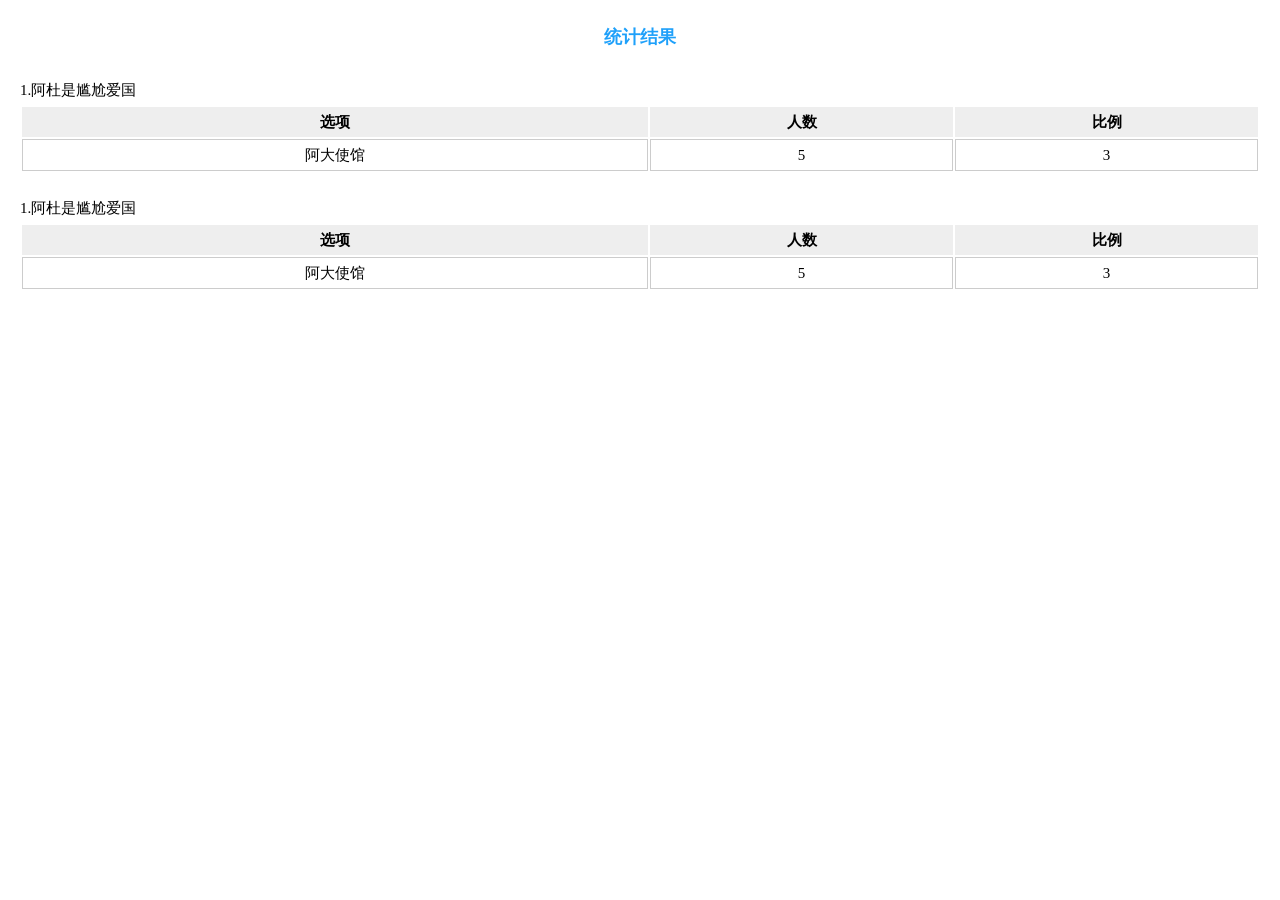
<file: result.html>
<!DOCTYPE html>
<html lang="en">
<head>
    <meta charset="UTF-8">
    <meta name="viewport" content="width=device-width, user-scalable=no, initial-scale=1.0, maximum-scale=1.0, minimum-scale=1.0">
    <meta http-equiv="X-UA-Compatible" content="ie=edge">
    <script src="https://code.jquery.com/jquery-3.5.1.min.js"></script>
    <title>Document</title>
    <style>
        *{
            margin: 0;
            padding: 0;
            box-sizing: border-box;
        }
        body{
            font: 15px/2 '微软雅黑';
            padding: 20px;

        }
        ul, li{
            list-style: none;
        }
        h3{
            text-align: center;
            color: #1ea0fa;
            padding-bottom: 20px;
        }
        ul >li{
            padding-bottom: 20px;
        }
        table{
            width: 100%;
            text-align: center;
        }
        table thead{
            background: #eee;
        }
        table td{
            border: 1px solid #ccc;
        }
    </style>
</head>
<body>
<h3>统计结果</h3>
<ul id="list">
    <li>
        <p>1.阿杜是尴尬爱国</p>
        <table>
            <thead>
            <th>选项</th>
            <th>人数</th>
            <th>比例</th>
            </thead>
            <tbody>
            <tr>
                <td>阿大使馆</td>
                <td>5</td>
                <td>3</td>
            </tr>
            </tbody>
        </table>
    </li>

    <li>
        <p>1.阿杜是尴尬爱国</p>
        <table>
            <thead>
            <th>选项</th>
            <th>人数</th>
            <th>比例</th>
            </thead>
            <tbody>
            <tr>
                <td>阿大使馆</td>
                <td>5</td>
                <td>3</td>
            </tr>
            </tbody>
        </table>
    </li>

</ul>
<script>
    var msg;
    var arr = location.search.substr(1).split('&');
    // var pid = arr[0].split('=')[1];
    // var subid = arr[1].split('=')[1];
    var pid = location.search.substr(1).split('=')[1];
    let data ={
        pid: pid,
        // subid: subid,
    };
    $.ajax({
        url: 'http://114.67.97.70:6756/api/answer/res',
        type: 'post',
        data: data,
        dataType: 'json',
        success: function (res) {
            console.log(res);
            if(res.status == 1){
                msg = res.data;
                addlist(msg.subject,$("#list"));
            }
        }
    })

    function addlist(data,parent) {
        let list = '';
        for (let i=0; i<data.length; i++){
            list += '<li><p>'+(i+1)+data[i].content.title+'</p><table><thead><th>选项</th><th>人数</th><th>比例</th></thead><tbody>';
            for (let j=0;j<data[i].content.subject.length; j++){
                let bv = (parseInt(data[i].content.subject[j].count) / parseInt(data[i].allcount) * 100).toFixed(2);
                list += '<tr><td>'+data[i].content.subject[j].content+'</td><td>'+data[i].content.subject[j].count+'</td><td>'+bv+'%</td></tr>';
            }
            list += '</tbody></table></li>';
        }
        parent.html(list);
    }
</script>
</body>
</html>
</file>
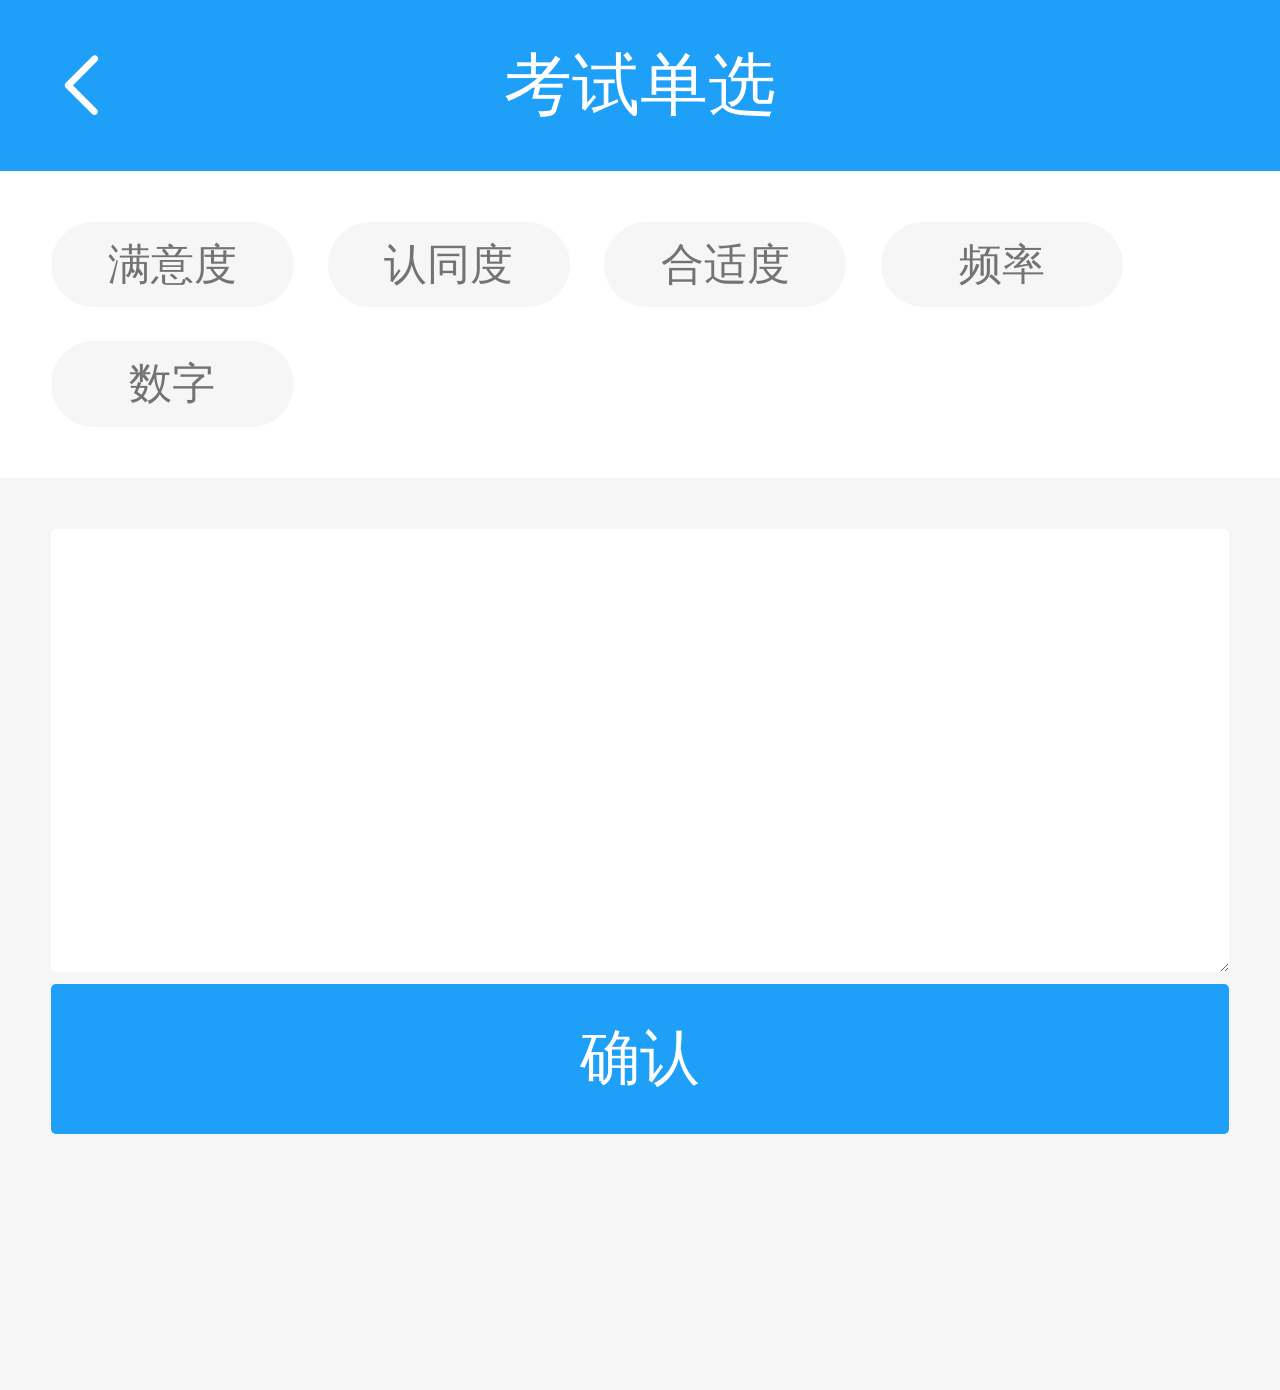
<file: selectEdit.html>
<!doctype html>
<html lang="en">
<head>
    <meta charset="UTF-8">
    <meta name="viewport" content="width=device-width, user-scalable=no, initial-scale=1.0, maximum-scale=1.0, minimum-scale=1.0">
    <meta http-equiv="X-UA-Compatible" content="ie=edge">
    <link rel="stylesheet" href="css/aui.css">
    <script src="js/jquery-3.3.1.min.js"></script>
    <script src="js/init.js"></script>
    <title>Document</title>
</head>
<body>
<header>
    <a href="javascript:history.go(-1)" class="f1 color-white iconfont">&#xe675</a>
    <div class="f8 center">考试单选</div>
    <div class="f1"></div>
</header>
<section class="bg-gray">

    <ul class="bg-white pad-2 flex flex-r-w color-gray line-h-2 font25">
        <li class="col-2 mar-1 bg-gray border-radius-5 center">满意度</li>
        <li class="col-2 mar-1 bg-gray border-radius-5 center">认同度</li>
        <li class="col-2 mar-1 bg-gray border-radius-5 center">合适度</li>
        <li class="col-2 mar-1 bg-gray border-radius-5 center">频率</li>
        <li class="col-2 mar-1 bg-gray border-radius-5 center">数字</li>
    </ul>

    <div class="pad-3">
        <textarea class="pad-2-3 col-10 border-radius-1" name="" id="" cols="30" rows="25"></textarea>
        <p class="bg-blue center color-white font35 pad-2 border-radius-1">确认</p>
    </div>
</section>
</body>
</html>
</file>
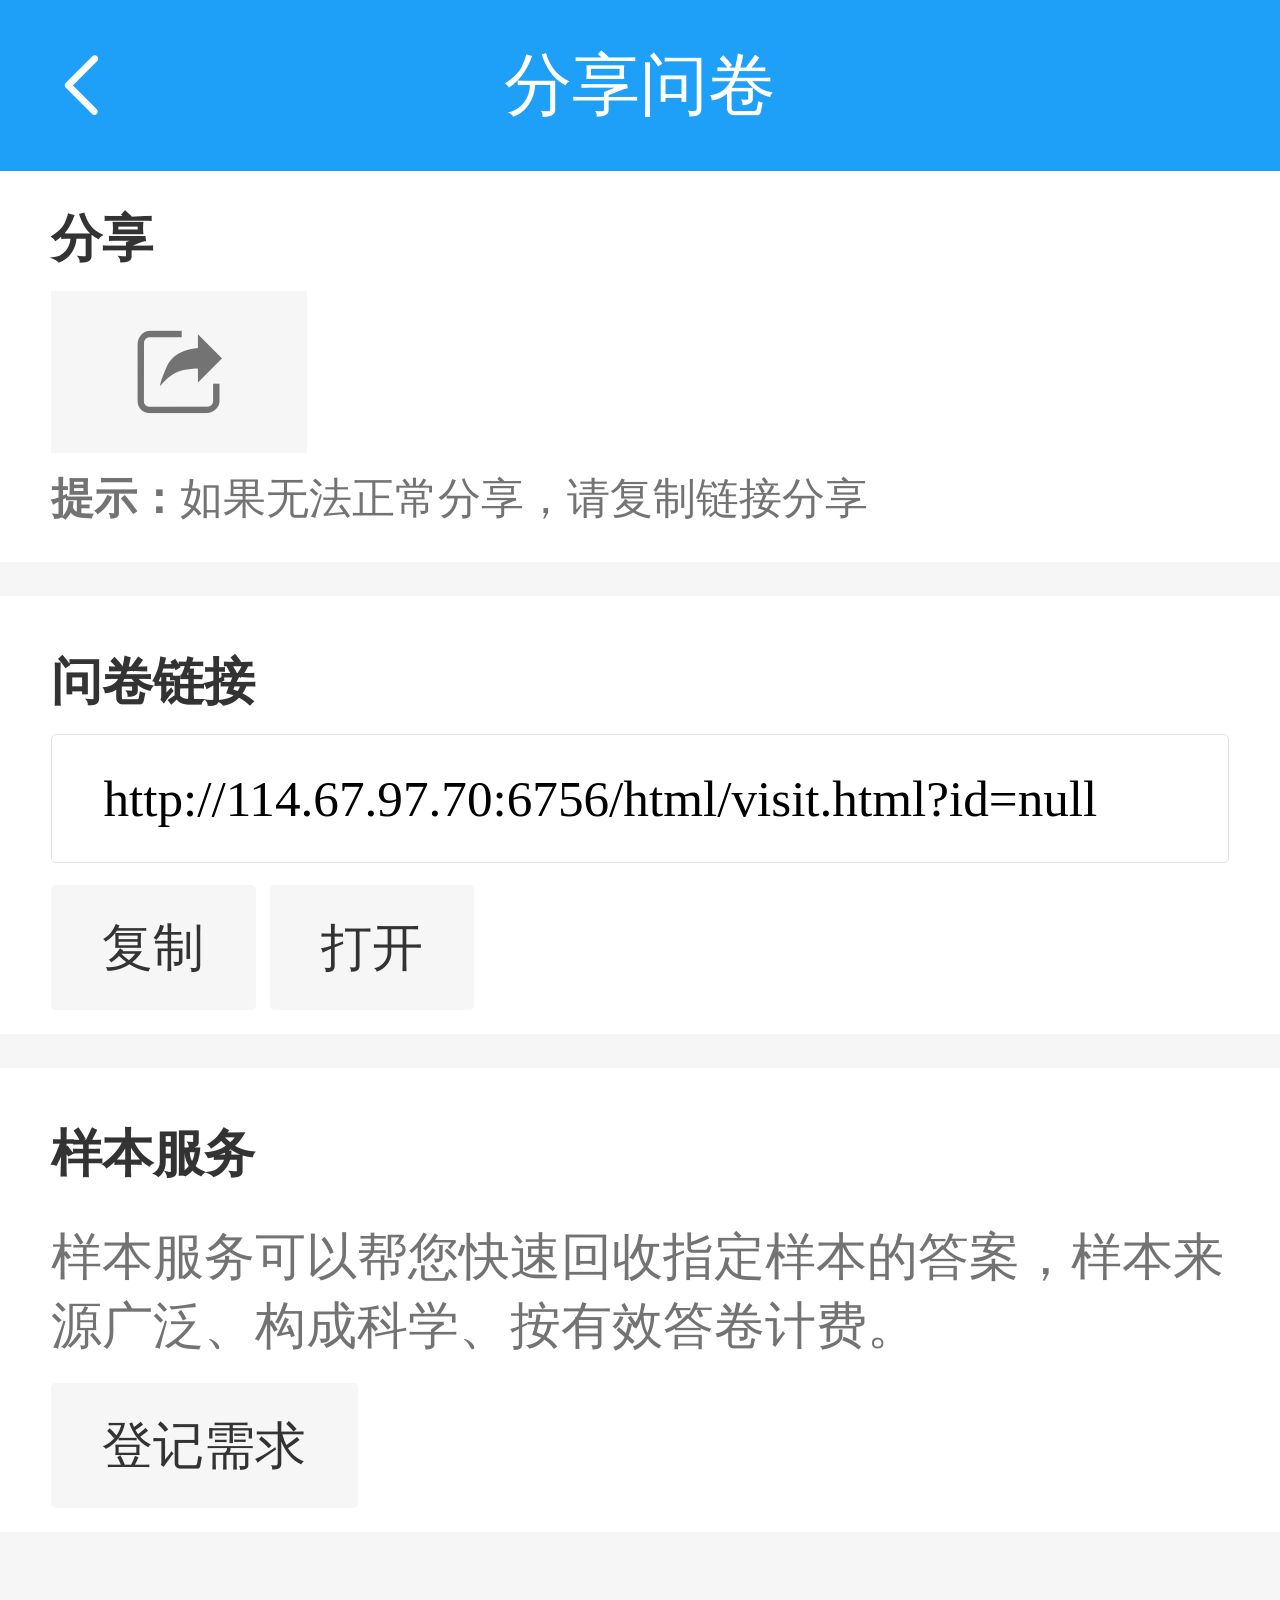
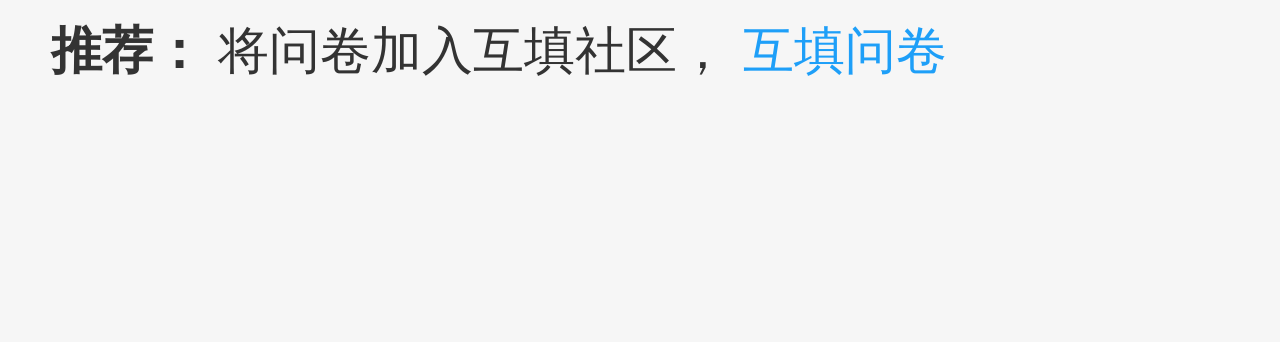
<file: share.html>
<!doctype html>
<html lang="en">
<head>
    <meta charset="UTF-8">
    <meta name="viewport" content="width=device-width, user-scalable=no, initial-scale=1.0, maximum-scale=1.0, minimum-scale=1.0">
    <meta http-equiv="X-UA-Compatible" content="ie=edge">
    <link rel="stylesheet" href="css/aui.css">
    <script src="js/jquery-3.3.1.min.js"></script>
    <script src="js/init.js"></script>
    <title>Document</title>
</head>
<body>
<header>
    <a href="index.html" class="f1 color-white iconfont">&#xe675</a>
    <div class="f8 center">分享问卷</div>
    <div class="f1"></div>
</header>
<section class="bg-gray">

    <div class="bg-white pad-2-3 mar-b-2">
        <p class="bold pad-b-1">分享</p>
        <span class="pad-2-5 bg-gray inline-block color-gray">
            <i class="font5">&#xe7c5</i>
        </span>
        <div class="color-gray font25 pad-t-1"> <span class="bold">提示：</span>如果无法正常分享，请复制链接分享</div>
    </div>

    <div class="bg-white pad-3 mar-b-2">
        <p class="bold pad-b-1">问卷链接</p>
        <input id="url" class="col-10 pad-2-3 border-gray border-radius-1 mar-b-3" type="text" placeholder="链接地址">
        <span class="bg-gray border-radius-1 pad-2-3" onclick="getcopy('url')">复制</span>
        <span class="bg-gray border-radius-1 pad-2-3" onclick="window.open(url)">打开</span>
    </div>

    <div class="bg-white pad-3 mar-b-2">
        <p class="bold pad-b-2">样本服务</p>
        <div class="color-gray pad-b-3">
            样本服务可以帮您快速回收指定样本的答案，样本来源广泛、构成科学、按有效答卷计费。
        </div>
        <span class="bg-gray border-radius-1 pad-2-3">登记需求</span>
    </div>

    <p class="pad-3">
        <span class="bold">推荐：</span>
        将问卷加入互填社区，
        <span class="color-blue">互填问卷</span>
    </p>
</section>
<script>
    var pid = getQueryString('pid');
    var url = 'http://114.67.97.70:6756/html/visit.html?id='+pid
    $("#url").val(url);
</script>
</body>
</html>
</file>
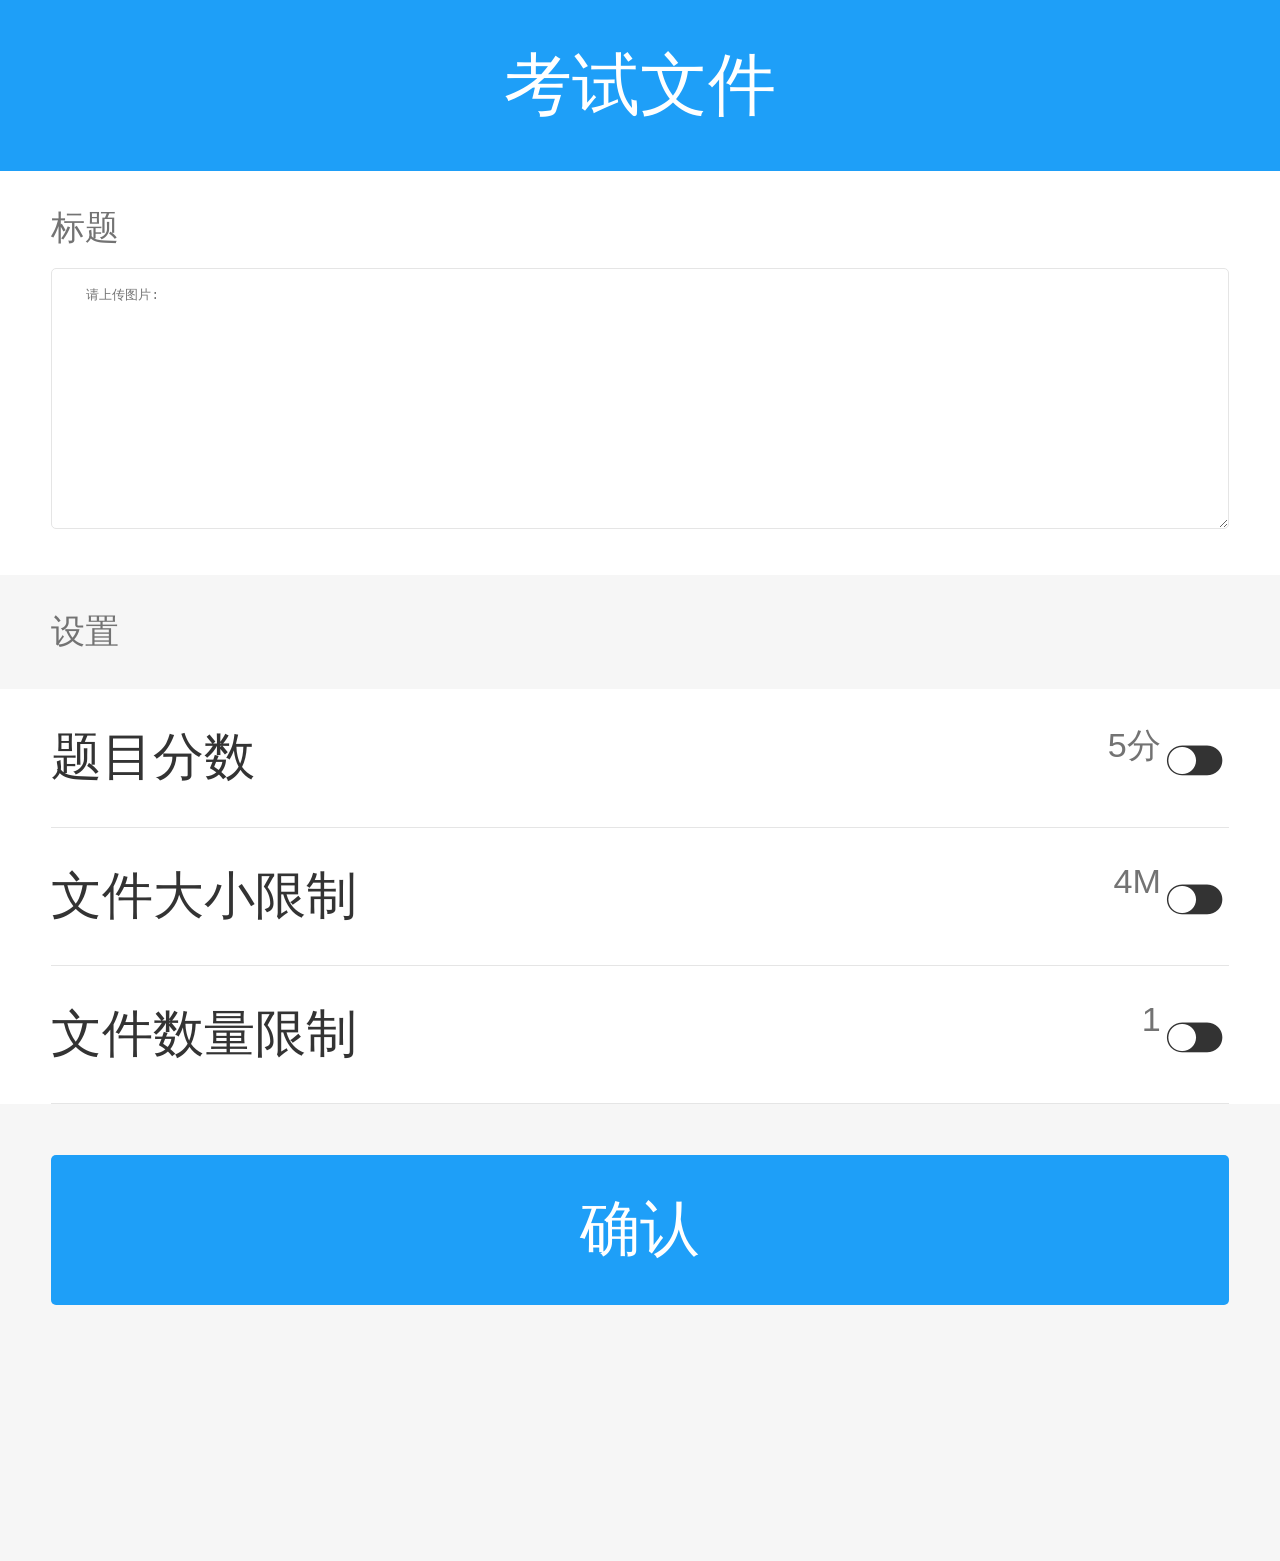
<file: typeFile.html>
<!doctype html>
<html lang="en">
<head>
    <meta charset="UTF-8">
    <meta name="viewport" content="width=device-width, user-scalable=no, initial-scale=1.0, maximum-scale=1.0, minimum-scale=1.0">
    <meta http-equiv="X-UA-Compatible" content="ie=edge">
    <link rel="stylesheet" href="css/aui.css">
    <script src="js/jquery-3.3.1.min.js"></script>
    <script src="js/init.js"></script>
    <title>Document</title>
</head>
<body>
<header>
    <div class="f1"></div>
    <div class="f8 center">考试文件</div>
    <div class="f1"></div>
</header>
<section class="bg-gray">

    <div class="bg-white pad-2-3">
        <p class="color-gray font2 pad-b-1">标题</p>
        <textarea class="col-10 border-gray border-radius-1 pad-1-2" name="" id="" cols="30" rows="15"  placeholder="请上传图片:"></textarea>
    </div>

    <p class="color-gray pad-2-3 font2">设置</p>
    <ul class="bg-white pad-l-r-3">

        <li class="pad-t-b-2 border-b-gray">
            <span>题目分数</span>
            <i class="fr rotate-180">&#xe659</i>
            <span class="fr font2 color-gray">5分</span>
        </li>
        <li class="pad-t-b-2 border-b-gray">
            <span>文件大小限制</span>
            <i class="fr rotate-180">&#xe659</i>
            <span class="fr font2 color-gray">4M</span>
        </li>
        <li class="pad-t-b-2 border-b-gray">
            <span>文件数量限制</span>
            <i class="fr rotate-180">&#xe659</i>
            <span class="fr font2 color-gray">1</span>
        </li>
    </ul>

    <div class="bg-blue center color-white border-radius-1 pad-2 font35 mar-3">确认</div>
</section>
</body>
</html>
</file>
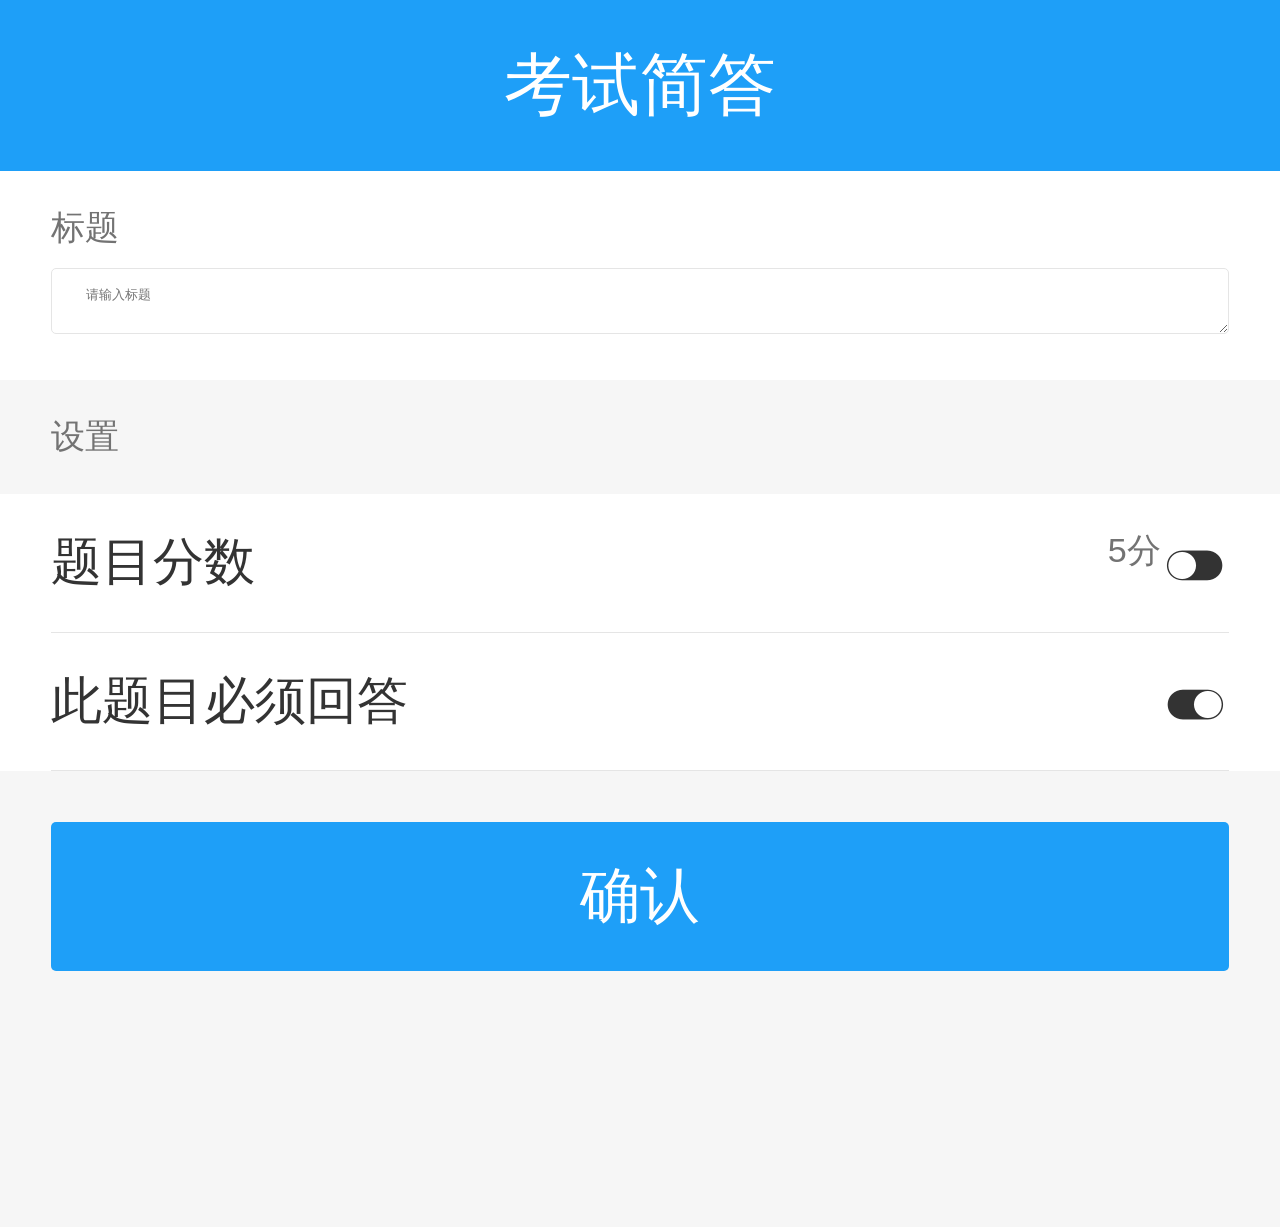
<file: typeJiand.html>
<!doctype html>
<html lang="en">
<head>
    <meta charset="UTF-8">
    <meta name="viewport" content="width=device-width, user-scalable=no, initial-scale=1.0, maximum-scale=1.0, minimum-scale=1.0">
    <meta http-equiv="X-UA-Compatible" content="ie=edge">
    <link rel="stylesheet" href="css/aui.css">
    <script src="js/jquery-3.3.1.min.js"></script>
    <script src="js/init.js"></script>
    <title>Document</title>
</head>
<body>
<header>
    <div class="f1"></div>
    <div class="f8 center">考试简答</div>
    <div class="f1"></div>
</header>
<section class="bg-gray">

    <div class="bg-white pad-2-3">
        <p class="color-gray font2 pad-b-1">标题</p>
        <textarea class="col-10 border-gray border-radius-1 pad-1-2" name="" id="" cols="30" rows="2" placeholder="请输入标题"></textarea>
    </div>

    <p class="color-gray pad-2-3 font2">设置</p>
    <ul class="bg-white pad-l-r-3">

        <li class="pad-t-b-2 border-b-gray">
            <span>题目分数</span>
            <i class="fr rotate-180">&#xe659</i>
            <span class="fr font2 color-gray">5分</span>
        </li>
        <li class="pad-t-b-2 border-b-gray">
            <span>此题目必须回答</span>
            <i class="fr">&#xe659</i>

        </li>
    </ul>

    <div class="bg-blue center color-white border-radius-1 pad-2 font35 mar-3">确认</div>
</section>
</body>
</html>
</file>
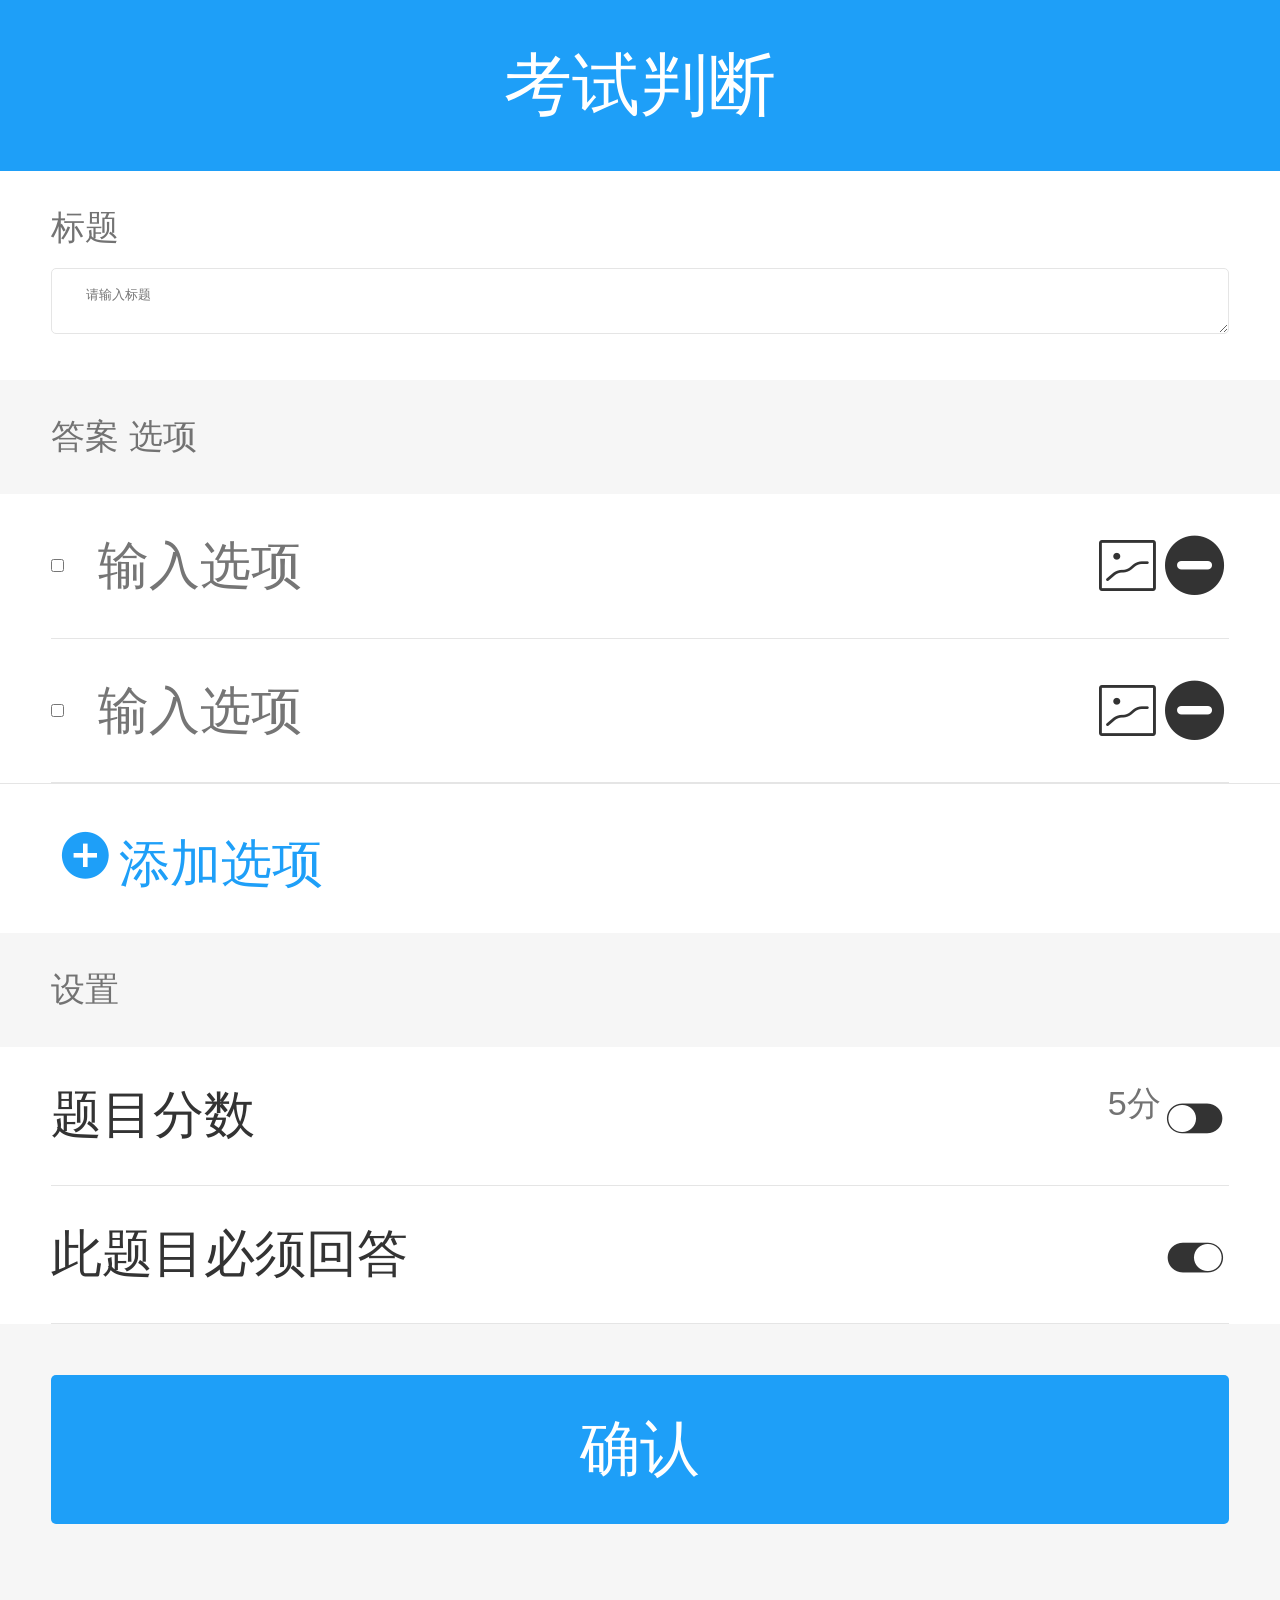
<file: typeJudge.html>
<!doctype html>
<html lang="en">
<head>
    <meta charset="UTF-8">
    <meta name="viewport" content="width=device-width, user-scalable=no, initial-scale=1.0, maximum-scale=1.0, minimum-scale=1.0">
    <meta http-equiv="X-UA-Compatible" content="ie=edge">
    <link rel="stylesheet" href="css/aui.css">
    <script src="js/jquery-3.3.1.min.js"></script>
    <script src="js/init.js"></script>
    <title>Document</title>
</head>
<body>
<header>
    <div class="f1"></div>
    <div class="f8 center">考试判断</div>
    <div class="f1"></div>
</header>
<section class="bg-gray">

    <div class="bg-white pad-2-3">
        <p class="color-gray font2 pad-b-1">标题</p>
        <textarea class="col-10 border-gray border-radius-1 pad-1-2" name="" id="" cols="30" rows="2" placeholder="请输入标题"></textarea>
    </div>
    <p class="color-gray pad-2-3 font2">答案 选项</p>
    <div class="bg-white ">
        <ul class="pad-l-r-3">
            <li class="flex border-b-gray pad-t-b-2">
                <input type="checkbox">
                <input class="f1 pad-l-2" type="text" placeholder="输入选项">
                <i>&#xe889</i>
                <i>&#xe600</i>
            </li>
            <li class="flex border-b-gray pad-t-b-2">
                <input type="checkbox">
                <input class="f1 pad-l-2" type="text" placeholder="输入选项">
                <i>&#xe889</i>
                <i>&#xe600</i>
            </li>
        </ul>
        <p class="color-blue pad-2-3 border-t-gray">
            <i>&#xe6af</i>添加选项

        </p>
    </div>

    <p class="color-gray pad-2-3 font2">设置</p>
    <ul class="bg-white pad-l-r-3">

        <li class="pad-t-b-2 border-b-gray">
            <span>题目分数</span>
            <i class="fr rotate-180">&#xe659</i>
            <span class="fr font2 color-gray">5分</span>
        </li>
        <li class="pad-t-b-2 border-b-gray">
            <span>此题目必须回答</span>
            <i class="fr">&#xe659</i>

        </li>
    </ul>

    <div class="bg-blue center color-white border-radius-1 pad-2 font35 mar-3">确认</div>
</section>
</body>
</html>
</file>
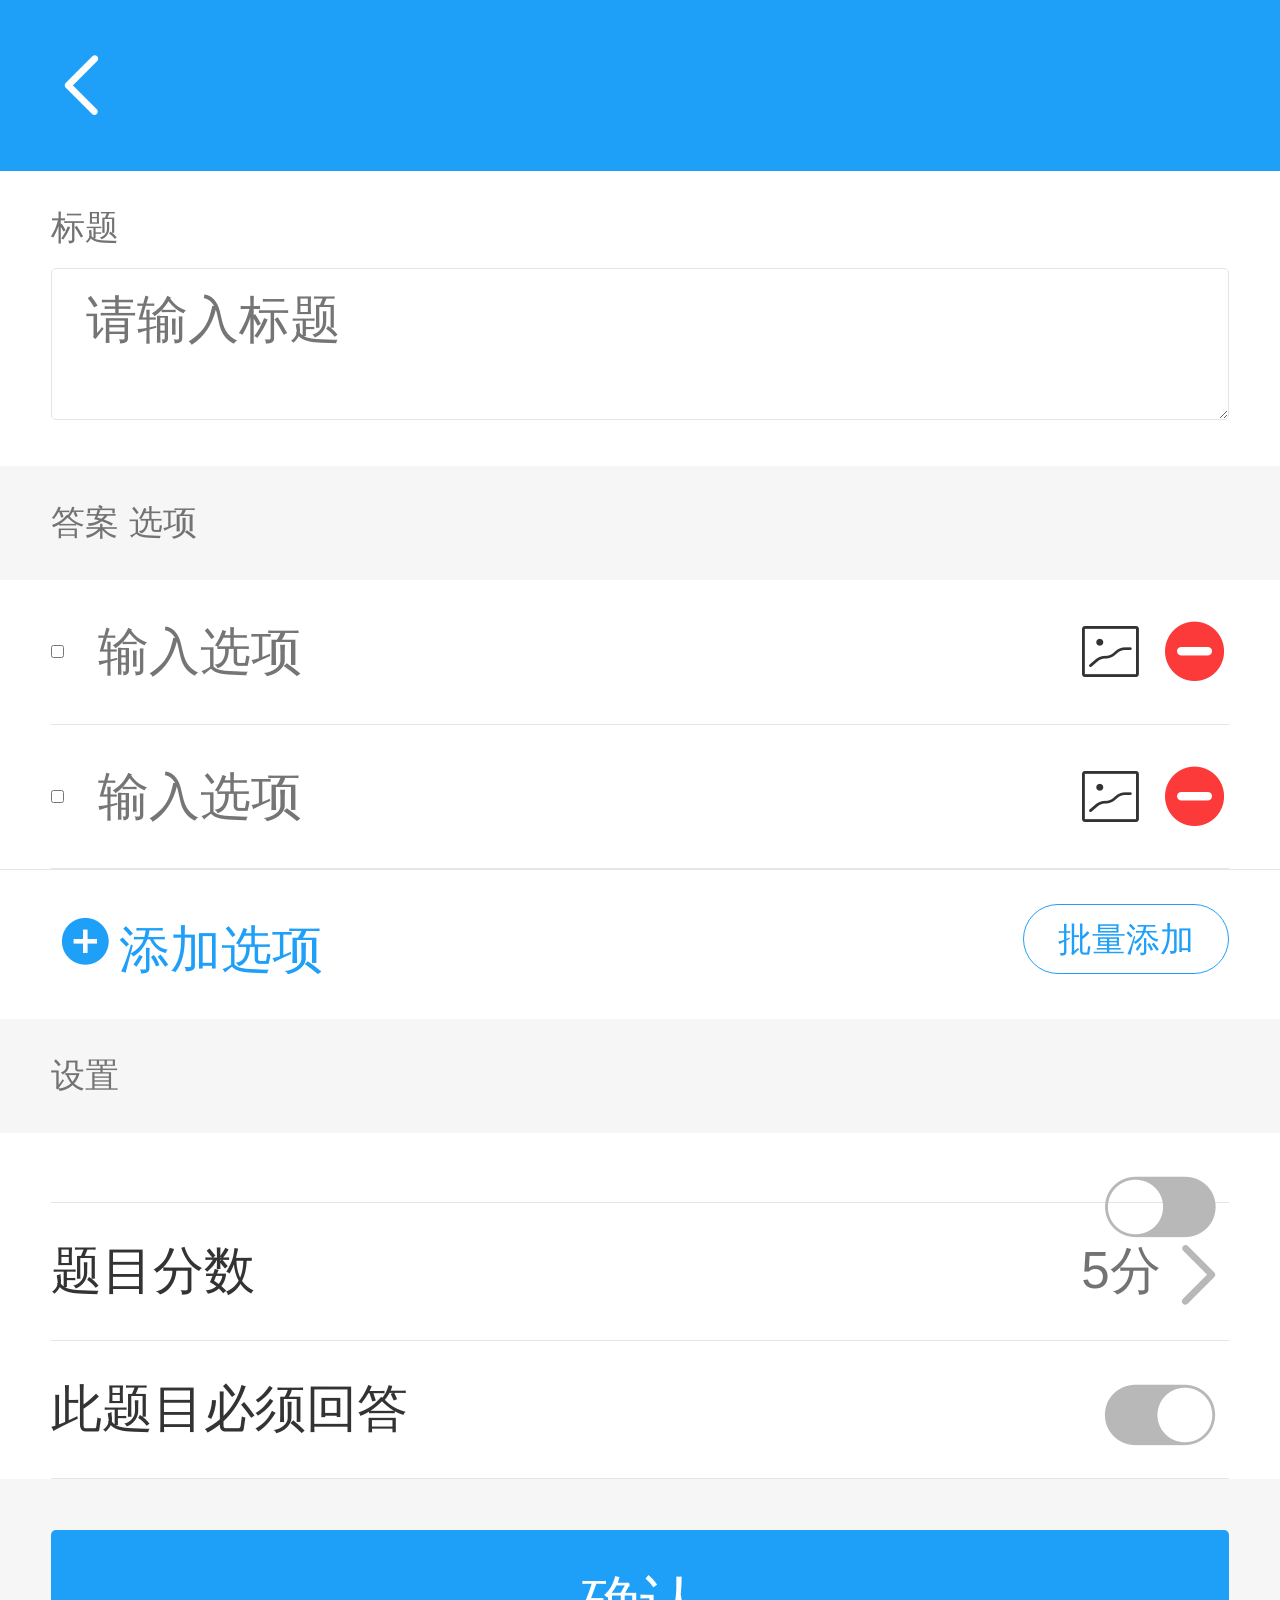
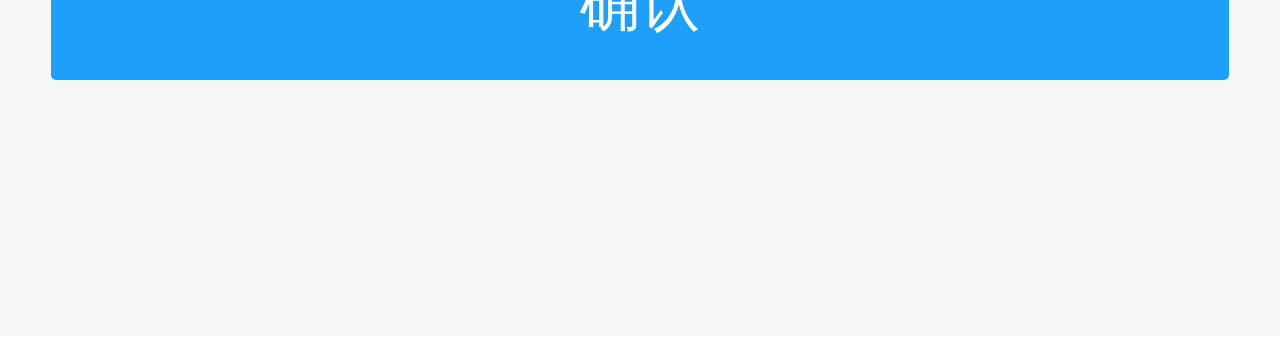
<file: typeRadio.html>
<!doctype html>
<html lang="en">
<head>
    <meta charset="UTF-8">
    <meta name="viewport" content="width=device-width, user-scalable=no, initial-scale=1.0, maximum-scale=1.0, minimum-scale=1.0">
    <meta http-equiv="X-UA-Compatible" content="ie=edge">
    <link rel="stylesheet" href="css/aui.css">
    <link rel="stylesheet" href="css/style.css">
    <script src="js/jquery-3.3.1.min.js"></script>
    <script src="js/init.js"></script>
    <title>Document</title>
</head>
<body>
<header>
    <a href="javascript:history.go(-1)" class="f1 color-white iconfont">&#xe675</a>
    <div class="header f8 center"></div>
    <div class="f1"></div>
</header>
<section class="bg-gray">

    <div class="bg-white pad-2-3">
        <p class="color-gray font2 pad-b-1">标题</p>
        <textarea id="title" class="col-10 border-gray border-radius-1 pad-1-2 font3" name="" id="" cols="30" rows="2" placeholder="请输入标题"></textarea>
    </div>
    <p class="color-gray pad-2-3 font2">答案 选项</p>
    <div class="bg-white ">
        <ul id="selectlist" class="pad-l-r-3">
            <li class="flex border-b-gray pad-t-b-2">
                <input type="checkbox" >
                <input id="content" class="f1 pad-l-2" type="text" placeholder="输入选项">
                <i>&#xe889</i>
                <i class="color-red mar-l-1">&#xe600</i>
            </li>
            <li class="flex border-b-gray pad-t-b-2">
                <input type="checkbox">
                <input class="f1 pad-l-2" type="text" placeholder="输入选项">
                <i>&#xe889</i>
                <i class="color-red mar-l-1">&#xe600</i>
            </li>
        </ul>
        <p class="color-blue pad-2-3 border-t-gray">
            <span onclick="additem($('#selectlist'))"><i>&#xe6af</i>添加选项</span>
            <a href="selectEdit.html" class="fr border-radius-5 border-blue font2 pad-l-r-2 line-h-2 color-blue">批量添加</a>
        </p>
    </div>

    <p class="color-gray pad-2-3 font2">设置</p>
    <ul class="switch_list bg-white pad-l-r-3">
        <li class="pad-t-b-2 border-b-gray re">
            <span id="typeSwtich"></span>
            <div id="btnSwitch" class="switch_btn"  onclick="btnSwitch(type)">
                <i class=" font8">&#xe65a</i>
                <i class=" font8 none">&#xe659</i>
            </div>


        </li>
        <li class="pad-t-b-2 border-b-gray">
            <span>题目分数</span>
            <i class="fr rotate-180">&#xe675</i>
            <span class="fr color-gray ">5分</span>
        </li>
        <li class="pad-t-b-2 border-b-gray re">
            <span>此题目必须回答</span>
            <i class="switch_btn font8">&#xe659</i>

        </li>
    </ul>

    <div class="bg-blue center color-white border-radius-1 pad-2 font35 mar-3" onclick="tijiao()">确认</div>
</section>


<script>
    var arr = location.search.substr(1).split('&');
    var type = arr[0].split('=')[1];
    var pid = arr[1].split('=')[1];
    var typeSwtich = $("#typeSwtich");
    var header = $(".header");
    var selecData =[]; /*选项li内容*/
    function additem(parent) {
        let item = '<li class="flex border-b-gray pad-t-b-2"><input type="checkbox"><input id="content" class="f1 pad-l-2" type="text" placeholder="输入选项"><i>&#xe889</i><i class="color-red mar-l-1">&#xe600</i></li>';
        parent.append(item);
    }

    function loadlist(data,parent) {
        var list = '';
        for (let i=0; i<data.length; i++){
            list += '<li class="flex border-b-gray pad-t-b-2"><input type="checkbox"><input id="content" class="f1 pad-l-2" type="text" placeholder="输入选项"><i>&#xe889</i><i class="color-red mar-l-1">&#xe600</i></li>';

        }
        parent.html(list);
    }
    // loadlist(selecData,$("#selectlist"))

    $(function () {
        if(type == 1){
            typeSwtich.text('切换至多选项');
            header.text('考试单选');
        }
        if(type == 2){
            typeSwtich.text('切换至单选项');
            header.text('考试多选');
        }
    });
    function btnSwitch(e) {
        if(e == 1){
            type = 2;
            $("#btnSwitch i").eq(0).hide();
            $("#btnSwitch i").eq(1).show().css('color','#1e9ff8');
            typeSwtich.text('切换至单选项')
            header.text('考试多选');
        }
        if(e == 2){
            type = 1;
            $("#btnSwitch i").eq(0).show();
            $("#btnSwitch i").eq(1).hide().css('color','#1e9ff8');
            typeSwtich.text('切换至多选项')
            header.text('考试单选');
        }

    }

    var datab = {},data = {};
    function tijiao() {
        var title = $("#title").val();
        var selec = $("#selectlist >li");
        var arr = [];
        if(!selec){
            toast('请添加选项');
            return;
        }
        for (let i=0; i<selec.length; i++){
            let item = {};
            let content = selec.eq(i).find('input[type=text]').val();
            let check = 0;
            item.content = content;
            item.check = check;
            item.count = 0;
            arr.push(item);
        }

        datab.pid = pid;
        data.title = title;
        data.type = type;
        data.subject = arr;
        datab.data = JSON.stringify(data);

        new AjaxRequest({
            url: hostUrl + 'addsubject',
            data: datab,
            callback: function (res) {
                toast(res.info);
                if(res.status == 1){
                    setTimeout(function () {
                        history.go(-1);
                    },1000)
                }

            }

        })
    }
</script>
</body>
</html>
</file>
<file: css/aui.css>
@charset "utf-8";
/*------------------------------------------------------  初始化  ------------------------------------------------------*/
*{
    margin:0;
    padding:0;
    border: 0;
    box-sizing:border-box;
}
/*html{-webkit-text-size-adjust:none;}*/
html, body{
    width: 100vw;
    min-height: 100vh;
}
ol, ul, li{
    list-style: none;
}
a{
    text-decoration: none;
    blr:expression(this.onFocus=this.blur());
    color:#333;
    -webkit-tap-highlight-color:rgba(0,0,0,0); /*去除iPhone 点击的背景块*/
}
a:focus, a.hidefocus{
    outline: none;
}
img{
    display: block;
}
i{
    font-style: normal;
    font-family: 'iconfont';
    font-size: .4rem;
}
input{
    outline: none;
    background:none;
    font:400 .3rem '微软雅黑';
}
input[type=text], input[type=submit], input[type=button] {
    -webkit-appearance: none; /*去除iPhone input默认样式}*/
}
input::-webkit-outer-spin-button,
input::-webkit-inner-spin-button { -webkit-appearance: none; }
input[type="number"]{ -moz-appearance: textfield; }  /*去掉上下箭头*/
::-webkit-scrollbar { display:none; }  /*去除iPhone 滚动条*/

body{
    width: 100vw;
    height:100%;
    font-family: 'Microsoft YaHei', Arial, Helvetica, sans-serif;
    background:#fff;
    color:#333;
    /*font-size: 14px;*/
    font-size: .3rem;
}
/*body >div{height: 100%;}   !*仅限Vue.js用*!*/

/*------------------------------------------------------  base ------------------------------------------------------*/
.fl{float: left;}
.fr{float: right;}
.left{text-align: left;}
.right{text-align: right;}
.center{text-align: center;}
.vmid{vertical-align: middle;}
.hidden{overflow: hidden;}
.none{display: none;}
.block{display: block;}
.inline-block{display: inline-block;}
.bold{font-weight: bold;}
.bg-no{background:none;}
.border-no{border:none;}
.outline-no{outline: none;}
.color-no{color:transparent;}
.caret-no{caret-color:transparent;}  /*input去掉光标颜色 IOS不支持*/
.scroll-x{overflow-x: scroll;}
.scroll-y{overflow-y: scroll;}
.cursor{cursor: pointer;}
.text-uppercase{text-transform: uppercase;}
.text-lowercase{text-transform: lowercase;}
.border-box{-webkit-box-sizing: border-box;}
.content-box{-webkit-box-sizing: content-box;}
.filter-gray{-webkit-filter: grayscale(1);}
.rotate-90{transform: rotate(90deg);}
.rotate-180{transform: rotate(180deg);}
.scale-2{transform:scale(1.8);}
.blur{filter: blur(5px);}
.bright-5{-webkit-filter:brightness(.5)}
.bright-7{-webkit-filter:brightness(.7)}
.opacity-0{opacity: 0;}
.opacity-1{opacity: 1;}
.opacity-5{opacity: .5;}
.line-h-1{line-height: 1.6;}
.line-h-2{line-height: 2;}
.line-h-3{line-height: 3;}
.line-h-4{line-height: 4;}
.indent-1{text-indent: 1em;}
.indent-2{text-indent: 2em;}
.letter-space-2{letter-spacing: 2px;}
.f1{flex-grow:1;flex-shrink:1;flex-basis:0;overflow: hidden;}
.f2{flex:2;overflow: hidden;}
.f3{flex:3;overflow: hidden;}
.f4{flex:4;overflow: hidden;}
.f5{flex:5;overflow: hidden;}
.f6{flex:6;overflow: hidden;}
.f7{flex:7;overflow: hidden;}
.f8{flex:8;overflow: hidden;}
.f9{flex:9;overflow: hidden;}
.flex{display: flex;display:-webkit-flex;align-items: center;}
.flex-x-s{justify-content: flex-start;}
.flex-x-e{justify-content: flex-end;}
.flex-x-c{justify-content: center}
.flex-y-s{align-items: flex-start;}
.flex-y-e{align-items: flex-end;}
.flex-y-c{align-items:center;}
.flex-r-w{flex-flow: row wrap;}
.flex-col{flex-direction: column;}
.flex-shrink{flex-shrink: 0;}
.space-ard{justify-content: space-around;}
.space-btw{justify-content: space-between;}
.flex-stretch{align-items: stretch;}
.ellipsis{white-space:nowrap;overflow: hidden;text-overflow: ellipsis;}
.ellipsis2, .ellipsis3, .ellipsis5{overflow : hidden;text-overflow: ellipsis;display: -webkit-box;-webkit-box-orient: vertical;}
.ellipsis2{ -webkit-line-clamp: 2;line-height: .4rem;max-height:.8rem;}
.ellipsis3{ -webkit-line-clamp: 3;line-height: .4rem;max-height:1.2rem;}
.ellipsis5{ -webkit-line-clamp: 5;line-height: .4rem;max-height:2rem;}
.re{position: relative;}
.ab{position: absolute;}
.fix{position: fixed;width: 100%;}
.auto{margin:auto;}
.z-2{z-index: 2;}
.l-r-0{left:0;right:0}
.t-b-0{top:0;bottom:0}
.l-t-0{left:0;top:0}
.l-b-0{left:0;bottom:0}
.r-t-0{right:0;top:0;}
.r-b-0{right:0;bottom:0}
.l-t-1{left:10px;top:10px}
.l-b-1{left:10px;bottom:10px}
.r-t-1{right:10px;top:10px}
.r-b-1{right:10px;bottom:10px}
.col-1{width:10%;}
.col-15{width:15%;}
.col-2{width:20%;}
.col-25{width:25%;}
.col-3{width:30%;}
.col-4{width:40%;}
.col-48{width:48%;}
.col-5{width:50%;}
.col-6{width:60%;}
.col-7{width:70%;}
.col-8{width:80%;}
.col-9{width:90%;}
.col-10{width:100%;}
.row-10{height:100%;}
.min-10-vh{min-height: 100vh;}
.col-10-vw{width:100vw;}
.row-10-vh{height:100vh;}
.row-4-vh{height:40vh;overflow: hidden;}
.row-5-vh{height:50vh;overflow: hidden;}
.row-6-vh{height:60vh;overflow: hidden;}
.font1{font-size: .1rem;}
.font2{font-size: .2rem;}
.font3{font-size: .3rem;}
.font4{font-size: .4rem;}
.font5{font-size: .5rem;}
.font6{font-size: .6rem;}
.font8{font-size: .8rem;}
.font25{font-size: .25rem;}
.font35{font-size: .35rem;}
.border-radius-1{border-radius: 5px;}
.border-radius-2{border-radius: .2rem;}
.border-radius-5{border-radius: .5rem;}
.border-radius-y{border-radius: 50%;}

/*------------------------------------------------------  颜色 ------------------------------------------------------*/
.color-white{color:#fff;}
.color-black{color:#333!important;}
.color-gray{color: #737373;}
.color-gray-l{color: #A5A6A8;}
.color-gray-d{color: #555;}
.color-333{color: #333;}
.color-red{color:#fd3a3a;}
.color-red-l{color:#f95b62;}
.color-yellow{color:#ffa705;}
.color-yellow-l{color:#FDC223;}
.color-yellow-d{color:#BF780A;}
.color-orange{color:#fe6500;}
.color-blue{color: #1e9ff8;}
.color-green{color: #1bb823;}
.color-purple{color:#b34456;}
.color-white-5{color:rgba(255,255,255,.6)}

.bg-white{background:#fff;}
.bg-black{background:#2b2a39;}
.bg-gray{background:#f6f6f6;}
.bg-gray-l{background:#fbfbfb;}
.bg-blue{background:#1e9ff8;}
.bg-red{background:#e83828;}
.bg-orange{background: #f99f3e;}
.bg-white-5{background:rgba(255,255,255,.5)}
.bg-black-5{background:rgba(0,0,0,.5)}
.bg-gradient-yel{background-image: -webkit-linear-gradient(0deg, #FFD96B, #FDC223);}
.text-gradient-yellow{display:inline-block;background: linear-gradient(to right, rgba(255, 200, 95, 1), rgba(251, 247, 149, 1));-webkit-background-clip:text;color: transparent;}

.border-white{border:1px solid #fff;}
.border-black{border:1px solid #3a384d;}
.border-gray{border:1px solid #e5e5e5;}
.border-yellow{border:1px solid #FDC223;}
.border-blue{border:1px solid #1e9ff8;}
.border-b-white{border-bottom: 1px solid #fff;}
.border-r-white{border-right: 1px solid #fff;}
.border-t-gray{border-top: 1px solid #e5e5e5;}
.border-b-gray{border-bottom: 1px solid #e5e5e5;}
.border-l-gray{border-left: 1px solid #e5e5e5;}
.border-r-gray{border-right: 1px solid #e5e5e5;}
.border-dashed{border:1px dashed #333;}
.shadow-gray{box-shadow: 0 0 .3rem rgba(0,0,0,.1);}

/*------------------------------------------------------  边距rem ------------------------------------------------------*/
.pad-1{padding:.1rem;}
.pad-2{padding:.2rem;}
.pad-3{padding:.3rem;}
.pad-4{padding:.4rem;}
.pad-5{padding:.5rem;}
.pad-t-b-1{padding:.1rem 0;}
.pad-t-b-2{padding:.2rem 0;}
.pad-t-b-3{padding:.3rem 0;}
.pad-t-b-4{padding:.4rem 0;}
.pad-t-b-5{padding:.5rem 0;}
.pad-l-r-1{padding:0 .1rem;}
.pad-l-r-2{padding:0 .2rem;}
.pad-l-r-3{padding:0 .3rem;}
.pad-l-r-4{padding:0 .4rem;}
.pad-l-r-5{padding:0 .5rem;}
.pad-t-1{padding-top:.1rem;}
.pad-t-2{padding-top:.2rem;}
.pad-t-3{padding-top:.3rem;}
.pad-t-4{padding-top:.4rem;}
.pad-t-5{padding-top:.5rem;}
.pad-b-1{padding-bottom:.1rem;}
.pad-b-2{padding-bottom:.2rem;}
.pad-b-3{padding-bottom:.3rem;}
.pad-b-4{padding-bottom:.4rem;}
.pad-b-5{padding-bottom:.5rem;}
.pad-l-1{padding-left:.1rem;}
.pad-l-2{padding-left:.2rem;}
.pad-l-3{padding-left:.3rem;}
.pad-l-4{padding-left:.4rem;}
.pad-l-5{padding-left:.5rem;}
.pad-r-1{padding-right:.1rem;}
.pad-r-2{padding-right:.2rem;}
.pad-r-3{padding-right:.3rem;}
.pad-r-4{padding-right:.4rem;}
.pad-r-5{padding-right:.5rem;}
.pad-1-2{padding:.1rem .2rem;}
.pad-1-3{padding:.1rem .3rem;}
.pad-2-3{padding:.2rem .3rem;}
.pad-2-5{padding:.2rem .5rem;}
.pad-3-5{padding:.3rem .5rem;}
.pad-3-2{padding:.3rem .2rem;}

.mar-1{margin:.1rem;}
.mar-2{margin:.2rem;}
.mar-3{margin:.3rem;}
.mar-4{margin:.4rem;}
.mar-5{margin:.5rem;}
.mar-t-b-1{margin:.1rem 0;}
.mar-t-b-2{margin:.2rem 0;}
.mar-t-b-3{margin:.3rem 0;}
.mar-t-b-4{margin:.4rem 0;}
.mar-t-b-5{margin:.5rem 0;}
.mar-l-r-1{margin:0 .1rem;}
.mar-l-r-2{margin:0 .2rem;}
.mar-l-r-3{margin:0 .3rem;}
.mar-l-r-4{margin:0 .4rem;}
.mar-l-r-5{margin:0 .5rem;}
.mar-t-1{margin-top:.1rem;}
.mar-t-2{margin-top:.2rem;}
.mar-t-3{margin-top:.3rem;}
.mar-t-4{margin-top:.4rem;}
.mar-t-5{margin-top:.5rem;}
.mar-b-1{margin-bottom:.1rem;}
.mar-b-2{margin-bottom:.2rem;}
.mar-b-3{margin-bottom:.3rem;}
.mar-b-4{margin-bottom:.4rem;}
.mar-b-5{margin-bottom:.5rem;}
.mar-l-1{margin-left:.1rem;}
.mar-l-2{margin-left:.2rem;}
.mar-l-3{margin-left:.3rem;}
.mar-l-4{margin-left:.4rem;}
.mar-l-5{margin-left:.5rem;}
.mar-r-1{margin-right:.1rem;}
.mar-r-2{margin-right:.2rem;}
.mar-r-3{margin-right:.3rem;}
.mar-r-4{margin-right:.4rem;}
.mar-r-5{margin-right:.5rem;}
.mar-5-2{margin:.5rem .2rem;}
.mar-5-3{margin:.5rem .3rem;}


/*------------------------------------------------------  PC ------------------------------------------------------*/
.w1200{width:100%;max-width: 1200px;margin:auto;}
.jiant{font: 16px/1 '宋体';transform: rotate(90deg);}

/*------------------------------------------------------  Mobile ------------------------------------------------------*/
header{position: fixed;z-index: 9;left:0;top:0;width:100%;height:1rem;display: -webkit-flex;align-items:center;padding-left:.3rem;padding-right:.3rem;font-size: .4rem;background: #1e9ff8;color:white;}
.head-back:before{content: '';position: absolute;width: .25rem;height:.25rem;border-style: solid;border-color: #fff;border-width:0 0 .03rem .03rem;left:.4rem;top:0;bottom:0;margin:auto;transform: rotate(45deg);z-index: -1;}
footer{position: fixed;z-index: 9;left:0;bottom:0;width:100%;height:1.2rem;text-align: center;display: -webkit-flex;align-items:center!important;background:#20252D;font-size: .25rem;color:#D6D6D6;}
footer >a, footer >div{flex:1;color: #D6D6D6;}
footer img{display: block;width: .5rem;height:.4rem;margin:0 auto .04rem;}
footer .active img{-webkit-filter: grayscale(0);opacity: 1;}
footer .active p, footer .active i{color:#FDC223;}
section{min-height: 100vh;padding-top:1rem;padding-bottom: 1.2rem;}
@media screen and (min-width: 414px){
    /*html{background: #fafafa;}
    body{
        width: 414px;
        height: 736px;
        margin: auto;
        overflow: hidden;
        position: relative;
    }
    header, footer{
        position: absolute!important;
    }*/
}

/*------------------------------------------------------  alert dialog ------------------------------------------------------*/
.loading{position: fixed;width: 1rem;height:1rem;left:0;right:0;top:0;bottom:0;margin:auto;border-radius:.1rem;background:rgba(0,0,0,.3) url("../img/load.svg") no-repeat center;background-size: 70% 70%;z-index: 999;display: none;}
.loading:before{content: '';position: fixed;width:100%;height:100%;left:0;top:0;background: rgba(0,0,0,.1);z-index: -1; }
.toast{position:fixed;padding:.2rem;font-size:.25rem;background:rgba(0,0,0,.5);color:#fff;border-radius:.1rem;left:50%;transform: translateX(-50%);z-index: 99;bottom:1rem;animation: anim_hide .5s forwards;display: none;}
.dialog{border-radius: .1rem;padding-bottom: .3rem;text-align: center;color: #333;} /*给mask-box加对话框格式*/
.dialog >p{border-bottom: 1px solid #eee;color: #a8a8a8;line-height:3;font-size: .35rem;}
@keyframes anim_hide {  /*吐司的特效-慢慢显示*/
    0%{opacity: 0;}
    100%{opacity: 1;}
}
@keyframes anim_bot {   /*吐司的特效-向上动画*/
    0%{bottom:-1rem;opacity: 0;}
    50%{bottom:1.1rem;opacity: 1;}
    70%{bottom:.9rem;opacity: 1;}
    100%{bottom:1rem;opacity: 1;}
}
.fix-box{position: fixed;top:50%;left:50%;transform: translate(-50%,-50%);display:none;width: 90%;z-index: 10;} /*窗口中间 和mask-box一样，这个无动画*/
.mask{position: fixed;left: 0;top:0;bottom:0;right:0;background:rgba(0,0,0,.3);animation: mask .5s;display:none;z-index: 9;}
.mask-box{position: fixed;top:50%;left:50%;transform: translate(-50%,-50%);background:white;animation: maskbox .2s;display:none;width: 80%;z-index: 11;}
.mask-bot{position: fixed;width: 100%;left: 0;bottom: -100%;text-align:center;background:white;animation: maskbot .3s forwards;display:none;z-index: 10;}
.hasmask-box{position: fixed;top:50%;left:50%;transform: translate(-50%,-50%);animation: maskbox .2s;display:none;width: 80%;z-index: 10;}
.hasmask-box:before{content: '';position: fixed;width: 100vw;height: 100vh;background: rgba(0,0,0,.3);left: 50%;top:50%;transform: translate(-50%,-50%);z-index: -1;}
.hasmask-bot{position: fixed;width: 100%;left: 0;bottom: -100%;text-align:center;animation: maskbot .3s forwards;display:none;z-index: 10;}
.hasmask-bot:before{content: '';position: fixed;top:0;bottom: 0;left:0;right:0;background: rgba(0,0,0,.3);z-index: -1;animation: mask 1s;}
.hasmask-bot >div, .hasmask-box >div{background: white;}

@keyframes mask {
    from{opacity: 0}
    to{opacity: 1}
}
@keyframes maskbox {
    from{transform:translate(-50%,-50%) scale(.8);opacity: 0}
    to{transform:translate(-50%,-50%) scale(1);opacity: 1}
}
@keyframes maskbot {
    from{bottom: -100%;}
    to{bottom: 0;}
}

/*------------------------------------------------------  svg font  ------------------------------------------------------*/
@font-face {
    font-family: 'iconfont';
    src: url("../font/iconfont.eot");
    src: url("../font/iconfont.eot?#iefix") format('embedded-opentype'),
    url("../font/iconfont.svg") format('svg'),
    url("../font/iconfont.ttf") format('truetype'),
    url("../font/iconfont.woff") format('woff');
}
.iconfont{
    font-family: 'iconfont';
    font-style: normal;
    -webkit-font-smoothing: antialiased;
    -moz-osx-font-smoothing: grayscale;
}
</file>
<file: css/style.css>
input[type=radio]{
    width: .3rem;
    height: .3rem;
    margin-right: .2rem;
    vertical-align: middle;
}
.userinfo{
    position: fixed;
    background: rgba(0,0,0,.7);
    border-radius: 5px;
    color: white;
    left: 5px;
    top: 2rem;
    line-height: 2;
    font-size: 16px;
    display: none;
}
.userinfo li{
    padding: 0 .8rem 0 .4rem;
    border-bottom: 1px solid #737373;
    display: flex;
    align-items: center;
}
.userinfo li:last-child{
    border-bottom: none;
}
.userinfo li span{
    padding-left: .1rem;
}
.userinfo:before{
    content: '';
    position: absolute;
    width: 0;
    height: 0;
    border: 8px solid transparent;
    border-bottom: 8px solid rgba(0,0,0,.7);
    left: 10px;
    top: -16px;
}
/*questEdit*/
.quest_class{
    width: 100vw;
    min-height: 100vh;
    top: 100%;
    left: 0;
    z-index: 999;
}
.questType li, .questType a{
    width: 25%;
    padding: .2rem;
    border-right: 1px solid #e5e5e5;
    border-bottom: 1px solid #e5e5e5;
    color: #737373;
}
.questType li:nth-child(4n){
    border-right: none;
}
.switch_list i{
    color: #b8b8b8;
}
.switch_btn{
    position: absolute;
    top: 0;
    bottom: 0;
    right: 0;
    margin: auto;

}
</file>
